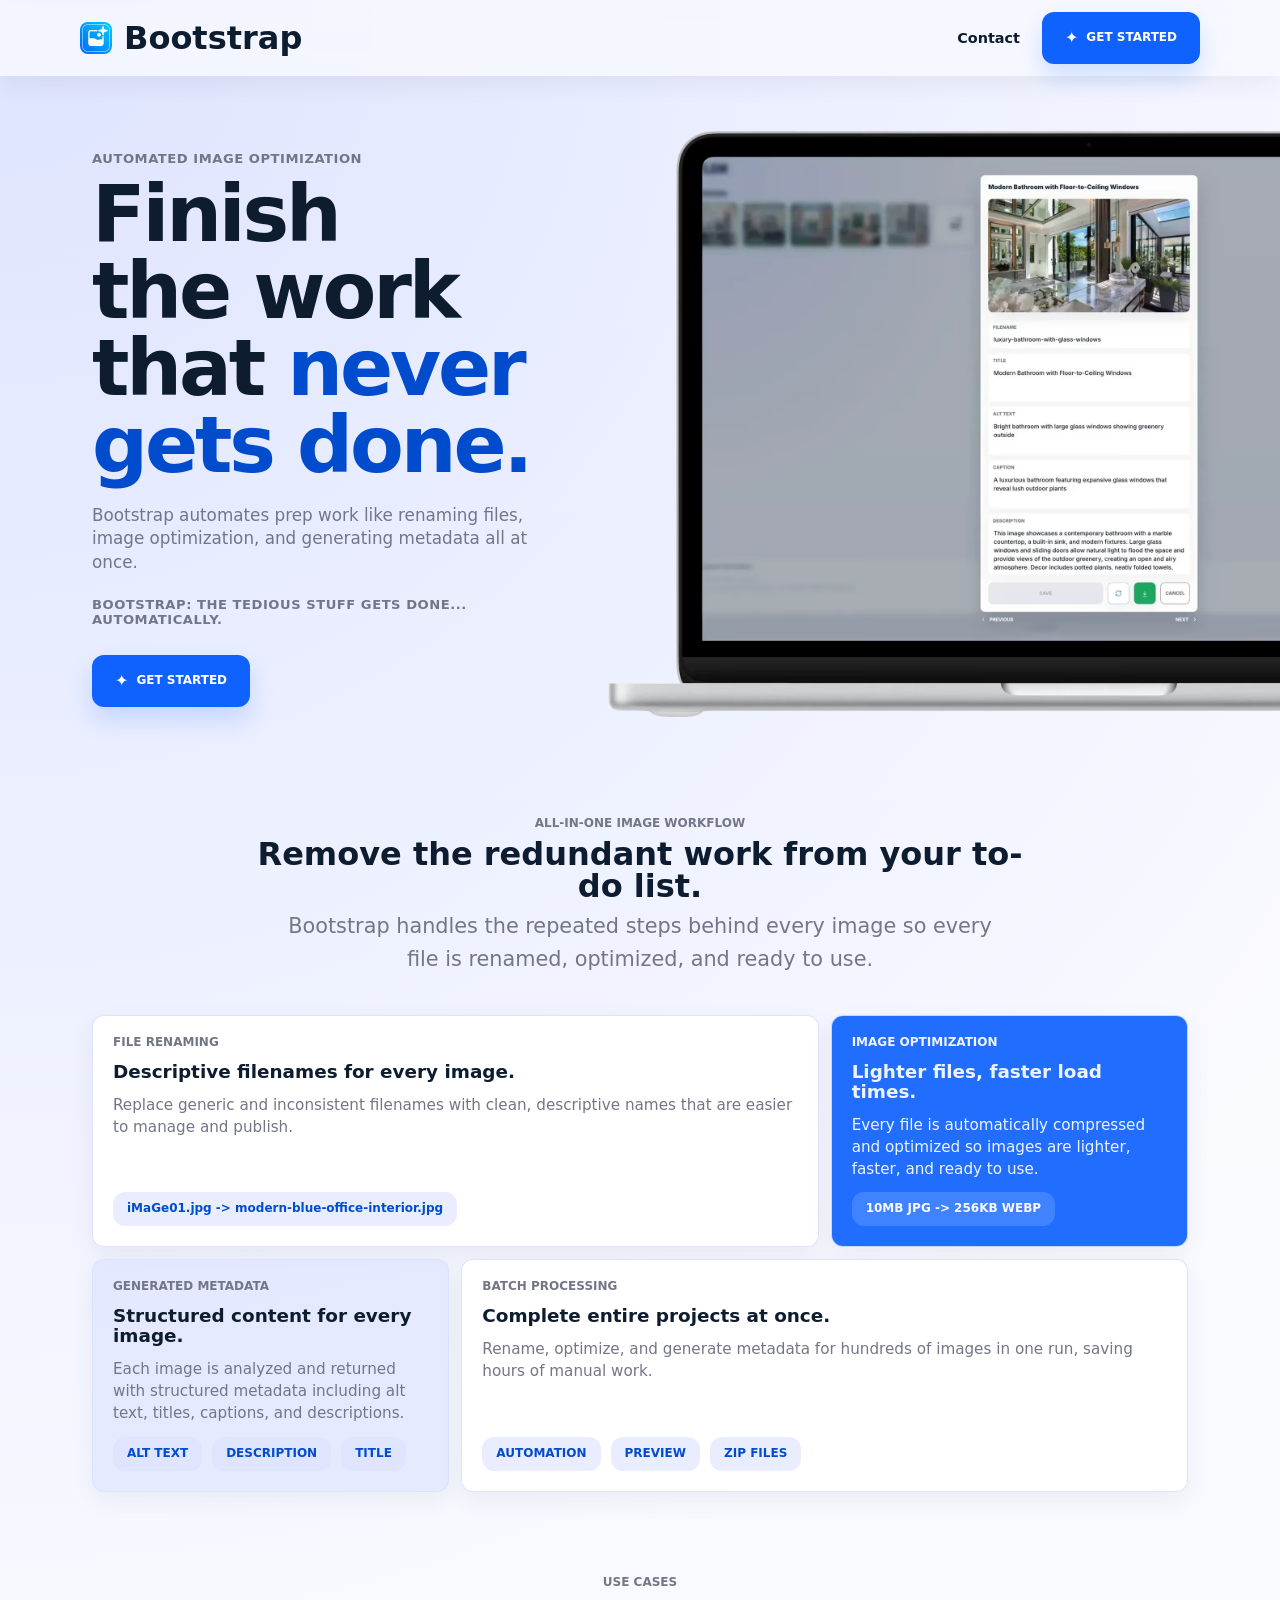
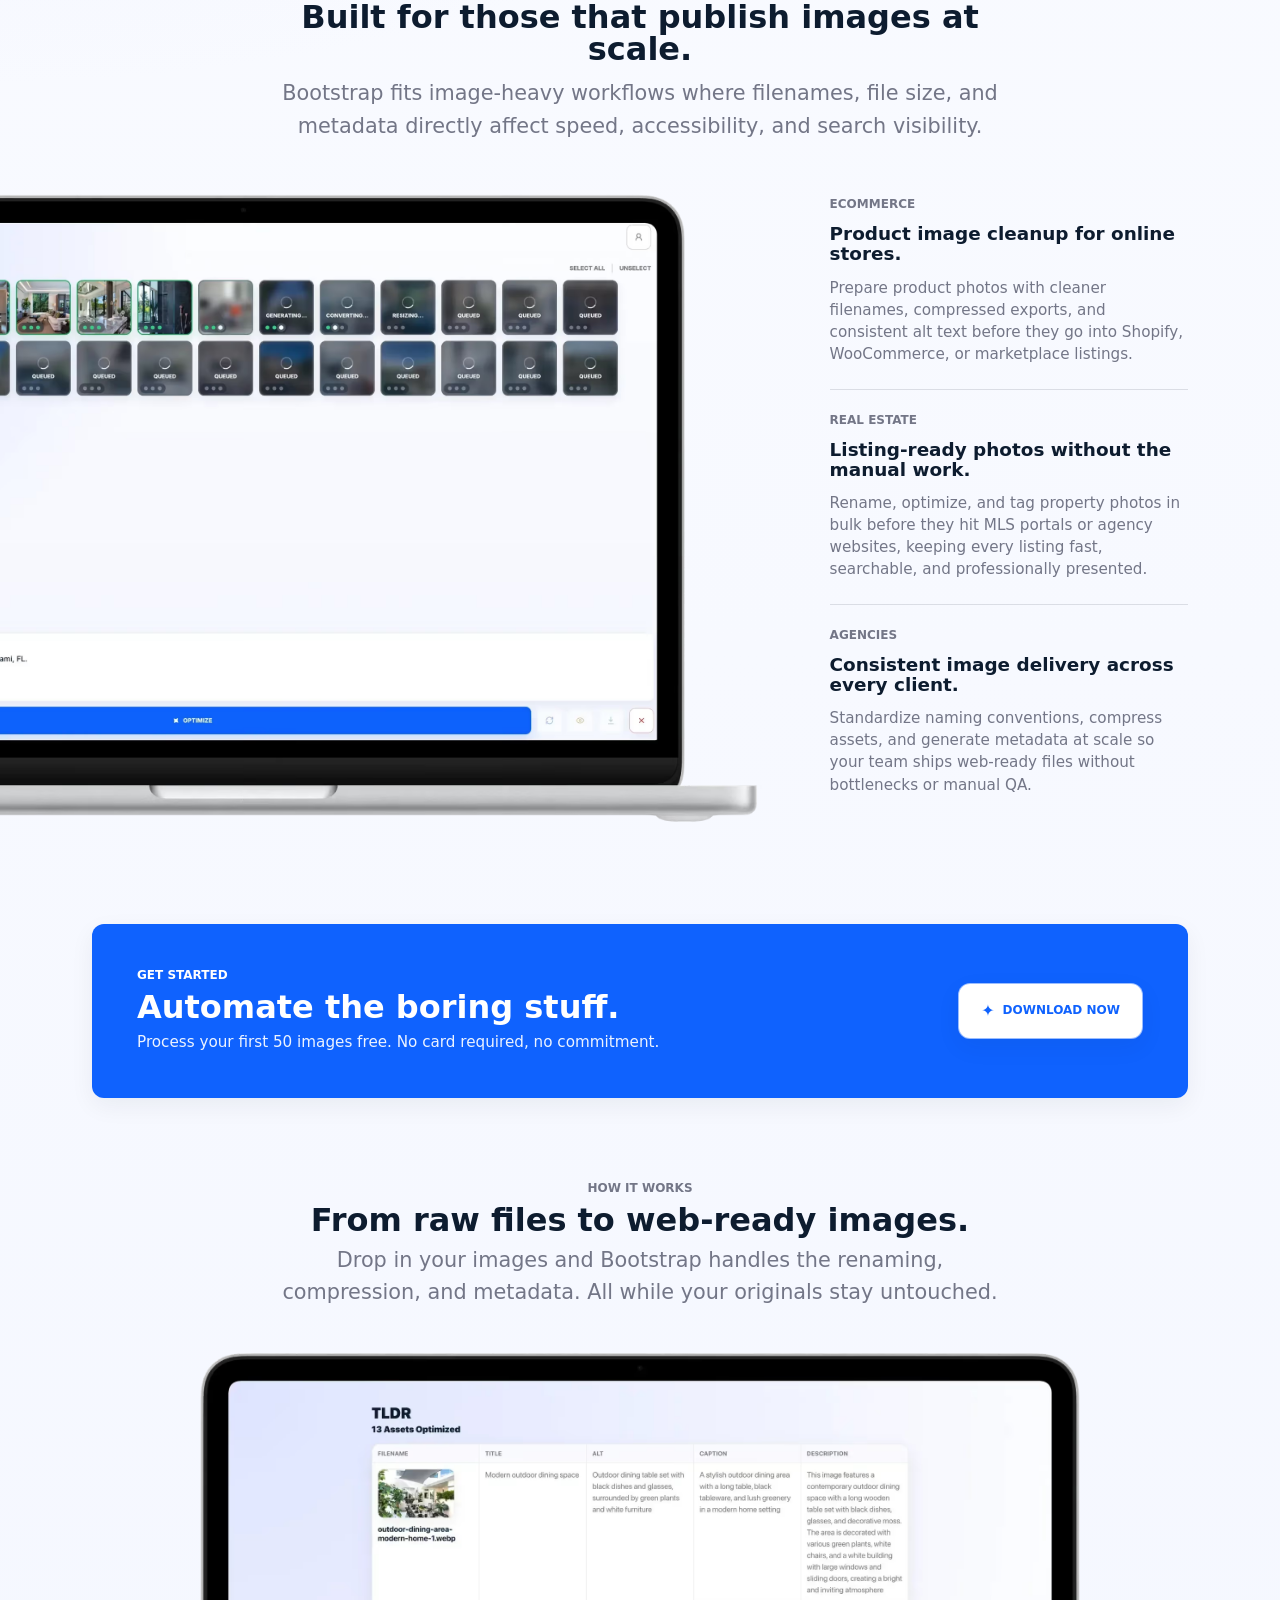
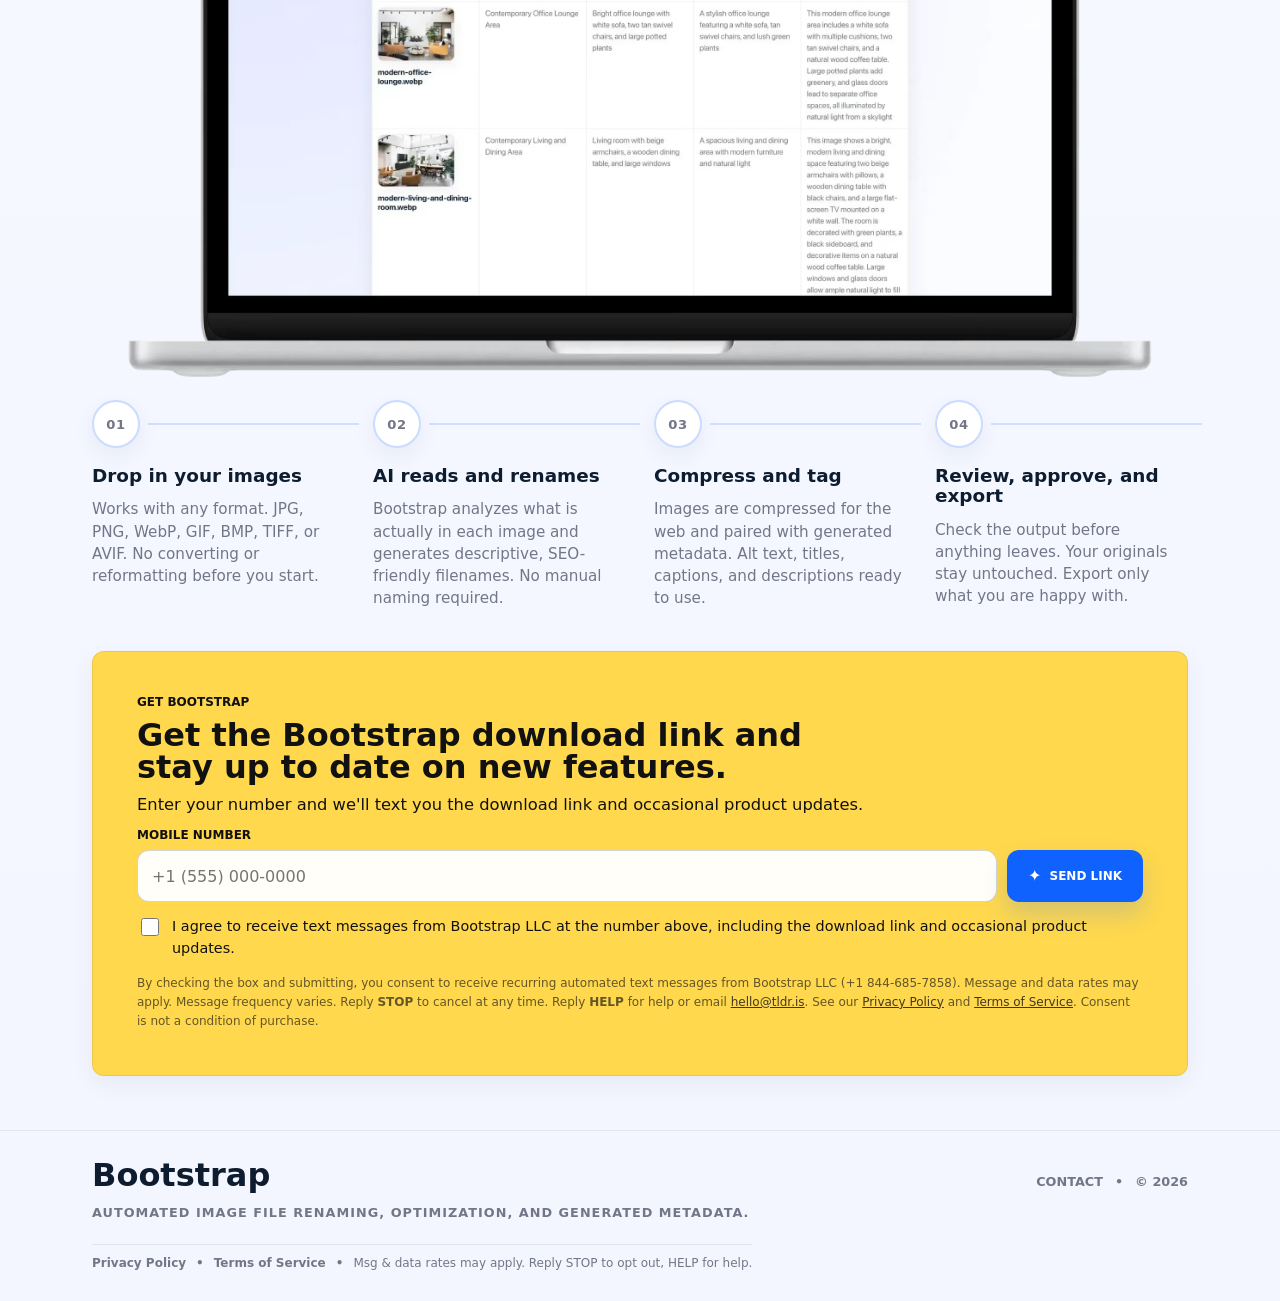
<file: index.html>
<!doctype html>
<html lang="en">
  <head>
    <meta charset="UTF-8" />
    <meta name="viewport" content="width=device-width, initial-scale=1.0" />
    <title>Bootstrap | AI Image Renaming, Optimization, and Metadata</title>
    <meta
      name="description"
      content="Bootstrap is an AI image workflow app for file renaming, image optimization, and generated metadata. Create descriptive filenames, lighter WebP exports, and structured titles, alt text, captions, and descriptions."
    />
    <meta name="author" content="Bootstrap" />
    <meta name="application-name" content="Bootstrap" />
    <meta name="robots" content="index,follow,max-image-preview:large" />
    <meta name="googlebot" content="index,follow,max-image-preview:large,max-snippet:-1,max-video-preview:-1" />
    <meta name="bingbot" content="index,follow,max-image-preview:large,max-snippet:-1,max-video-preview:-1" />
    <meta name="theme-color" content="#f8f9ff" />
    <meta name="referrer" content="strict-origin-when-cross-origin" />
    <link rel="canonical" href="https://tldr.is/" />
    <link rel="manifest" href="/site.webmanifest" />
    <link rel="alternate" type="text/markdown" href="https://tldr.is/llms.txt" title="LLMs.txt for Bootstrap" />
    <link rel="icon" type="image/avif" href="./assets/icons/icon-64.avif" sizes="64x64" />
    <link rel="icon" type="image/png" href="./assets/icons/icon-64.png" sizes="64x64" />
    <link
      rel="preload"
      as="image"
      href="./assets/images/laptop-screen-with-preview-modal.avif"
      type="image/avif"
      fetchpriority="high"
    />
    <meta property="og:type" content="website" />
    <meta property="og:site_name" content="Bootstrap" />
    <meta property="og:title" content="Bootstrap | AI Image Renaming, Optimization, and Metadata" />
    <meta
      property="og:description"
      content="Rename images, optimize files, and generate structured metadata in one AI-powered desktop workflow."
    />
    <meta property="og:url" content="https://tldr.is/" />
    <meta property="og:locale" content="en_US" />
    <meta property="og:image:type" content="image/webp" />
    <meta property="og:image:width" content="1192" />
    <meta property="og:image:height" content="768" />
    <meta property="og:image" content="https://tldr.is/assets/images/laptop-screen-asset-list.webp" />
    <meta
      property="og:image:alt"
      content="Bootstrap shown on a laptop with 13 optimized image assets and generated filename, title, alt text, caption, and description columns"
    />
    <meta name="twitter:card" content="summary_large_image" />
    <meta name="twitter:title" content="Bootstrap | AI Image Renaming, Optimization, and Metadata" />
    <meta
      name="twitter:description"
      content="Rename images, optimize files, and generate structured metadata in one AI-powered desktop workflow."
    />
    <meta name="twitter:image" content="https://tldr.is/assets/images/laptop-screen-asset-list.webp" />
    <meta
      name="twitter:image:alt"
      content="Bootstrap shown on a laptop with 13 optimized image assets and generated filename, title, alt text, caption, and description columns"
    />
    <script type="application/ld+json">
      {
        "@context": "https://schema.org",
        "@graph": [
          {
            "@type": "WebSite",
            "@id": "https://tldr.is/#website",
            "name": "Bootstrap",
            "url": "https://tldr.is/",
            "description": "Bootstrap is a desktop app for AI image file renaming, optimization, and generated metadata.",
            "inLanguage": "en-US",
            "publisher": {
              "@id": "https://tldr.is/#organization"
            },
            "potentialAction": {
              "@type": "ReadAction",
              "target": "https://tldr.is/"
            }
          },
          {
            "@type": "Organization",
            "@id": "https://tldr.is/#organization",
            "name": "Bootstrap",
            "url": "https://tldr.is/",
            "email": "hello@tldr.is",
            "logo": {
              "@type": "ImageObject",
              "url": "https://tldr.is/assets/icons/icon-64.png"
            }
          },
          {
            "@type": "WebPage",
            "@id": "https://tldr.is/#webpage",
            "url": "https://tldr.is/",
            "name": "Bootstrap | AI Image Renaming, Optimization, and Metadata",
            "isPartOf": {
              "@id": "https://tldr.is/#website"
            },
            "about": {
              "@id": "https://tldr.is/#software"
            },
            "description": "Bootstrap helps teams rename images, optimize files, and generate structured metadata from one AI-powered desktop workflow.",
            "breadcrumb": {
              "@id": "https://tldr.is/#breadcrumb"
            },
            "primaryImageOfPage": {
              "@type": "ImageObject",
              "url": "https://tldr.is/assets/images/laptop-screen-asset-list.webp"
            }
          },
          {
            "@type": "BreadcrumbList",
            "@id": "https://tldr.is/#breadcrumb",
            "itemListElement": [
              {
                "@type": "ListItem",
                "position": 1,
                "name": "Home",
                "item": "https://tldr.is/"
              }
            ]
          },
          {
            "@type": "SoftwareApplication",
            "@id": "https://tldr.is/#software",
            "name": "Bootstrap",
            "applicationCategory": "BusinessApplication",
            "applicationSubCategory": "Image workflow automation",
            "operatingSystem": "macOS, Windows",
            "url": "https://tldr.is/",
            "sameAs": "https://tldr.is/",
            "publisher": {
              "@id": "https://tldr.is/#organization"
            },
            "image": {
              "@type": "ImageObject",
              "url": "https://tldr.is/assets/images/laptop-screen-asset-list.webp",
              "caption": "Bootstrap preview page showing optimized image assets and generated metadata"
            },
            "description": "Bootstrap automates image preparation work including file renaming, image optimization, generated metadata, preview, and batch export.",
            "featureList": [
              "AI image file renaming",
              "Generated titles, alt text, captions, and descriptions",
              "Image optimization",
              "Optimized WebP exports",
              "Batch workflow processing",
              "Preview before export"
            ]
          }
        ]
      }
    </script>
    <link
      rel="preload"
      href="./website.css"
      as="style"
      onload="this.onload=null;this.rel='stylesheet'"
    />
    <noscript><link rel="stylesheet" href="./website.css" /></noscript>
    <script>
      (function(w,d,s,l,i){w[l]=w[l]||[];w[l].push({'gtm.start':
      new Date().getTime(),event:'gtm.js'});var f=d.getElementsByTagName(s)[0],
      j=d.createElement(s),dl=l!='dataLayer'?'&l='+l:'';j.async=true;j.src=
      'https://www.googletagmanager.com/gtm.js?id='+i+dl;f.parentNode.insertBefore(j,f);
      })(window,document,'script','dataLayer','GTM-NB5PBRTC');
    </script>
    <script src="./site.js" defer></script>
  </head>
  <body id="top">
    <noscript><iframe src="https://www.googletagmanager.com/ns.html?id=GTM-NB5PBRTC" height="0" width="0" style="display:none;visibility:hidden"></iframe></noscript>
    <a class="skipLink" href="#main-content">Skip to content</a>
    <header>
      <nav class="marketingNav" aria-label="Primary site navigation">
        <div class="marketingNavInner">
          <a class="marketingBrandRow" href="#top" aria-label="Bootstrap home" aria-current="page">
            <span class="marketingIcon" aria-hidden="true"></span>
            <span class="brand marketingBrand">Bootstrap</span>
          </a>
          <div class="marketingNavRight">
            <div class="marketingNavLinks" aria-label="Primary site links">
            <a class="marketingNavLink" href="/contact/">Contact</a>
            </div>
            <div class="marketingNavActions">
              <a class="primaryAction" href="#one-last-thing">
                <span class="iconGlyph" aria-hidden="true">✦</span>
                <span>Get Started</span>
              </a>
            </div>
          </div>
        </div>
      </nav>
    </header>
    <main id="main-content" class="marketingShell">
      <section
        class="heroSection"
        id="ai-image-automation"
        aria-labelledby="hero-section-title"
        aria-describedby="hero-section-description"
      >
        <div class="heroSectionGrid">
          <article class="heroSectionCopy">
            <div class="heroSectionIntro">
              <span class="fieldLabel">Automated Image Optimization</span>
              <h1 id="hero-section-title" class="heroSectionTitle">
                Finish the work that <span class="heroSectionTitleAccent">never gets done.</span>
              </h1>
            </div>
            <p id="hero-section-description" class="heroSectionText">
              Bootstrap automates prep work like renaming files, image optimization, and generating metadata all at once.
            </p>
            <span class="fieldLabel heroSectionLabelLine">Bootstrap: the tedious stuff gets done... automatically.</span>
            <div class="heroActions">
              <a
                class="primaryAction"
                href="#one-last-thing"
                aria-label="Scroll to the One Last Thing section"
              >
                <span class="iconGlyph" aria-hidden="true">✦</span>
                <span>Get Started</span>
              </a>
            </div>
          </article>
    
          <figure class="heroSectionMedia">
            <div class="heroSectionFrame">
              <picture>
                <source
                  srcset="./assets/images/laptop-screen-with-preview-modal.avif"
                  type="image/avif"
                />
                <img
                  src="./assets/images/laptop-screen-with-preview-modal.webp"
                  alt="Bootstrap shown on a laptop with the metadata preview modal open over queued image assets"
                  width="1276"
                  height="768"
                  loading="eager"
                  decoding="async"
                  fetchpriority="high"
                />
              </picture>
            </div>
            <figcaption hidden>Bootstrap desktop app preview showing AI-generated image metadata for a sample interior photo.</figcaption>
          </figure>
        </div>
      </section>
    
      <section
        class="marketingSection imageWorkflowSection"
        id="image-workflow-automation"
        aria-labelledby="image-workflow-title"
        aria-describedby="image-workflow-description"
      >
        <header class="sectionHeader sectionHeaderCentered">
          <span class="fieldLabel">All-In-One Image Workflow</span>
          <h2 id="image-workflow-title" class="sectionTitle">Remove the redundant work from your to-do list.</h2>
          <p id="image-workflow-description" class="sectionText">
            Bootstrap handles the repeated steps behind every image so every file is renamed, optimized, and ready to use.
          </p>
        </header>
    
        <div class="imageWorkflowGrid" aria-label="Bootstrap feature highlights">
          <article
            class="featureCard imageWorkflowCard imageWorkflowCardWide imageWorkflowCardLight"
            aria-labelledby="feature-file-renaming-title"
            aria-describedby="feature-file-renaming-description"
          >
            <header class="imageWorkflowCardHeader">
              <span class="fieldLabel">File Renaming</span>
              <h3 id="feature-file-renaming-title" class="featureTitle">Descriptive filenames for every image.</h3>
              <p id="feature-file-renaming-description" class="featureText">
                Replace generic and inconsistent filenames with clean, descriptive names that are easier to manage and
                publish.
              </p>
            </header>
            <ul class="imageWorkflowChipRow" aria-label="Filename example">
              <li><span class="imageWorkflowChip imageWorkflowChipLiteral">iMaGe01.jpg -> modern-blue-office-interior.jpg</span></li>
            </ul>
          </article>
    
          <article
            class="featureCard imageWorkflowCard imageWorkflowCardTall imageWorkflowCardPrimary"
            aria-labelledby="feature-image-optimization-title"
            aria-describedby="feature-image-optimization-description"
          >
            <header class="imageWorkflowCardHeader">
              <span class="fieldLabel">Image Optimization</span>
              <h3 id="feature-image-optimization-title" class="featureTitle">Lighter files, faster load times.</h3>
              <p id="feature-image-optimization-description" class="featureText">
                Every file is automatically compressed and optimized so images are lighter, faster, and ready to use.
              </p>
            </header>
            <ul class="imageWorkflowChipRow" aria-label="Optimization example">
              <li><span class="imageWorkflowChip">10MB JPG -> 256KB WEBP</span></li>
            </ul>
          </article>
    
          <article
            class="featureCard imageWorkflowCard imageWorkflowCardCompact imageWorkflowCardSoft"
            aria-labelledby="feature-generated-metadata-title"
            aria-describedby="feature-generated-metadata-description"
          >
            <header class="imageWorkflowCardHeader">
              <span class="fieldLabel">Generated Metadata</span>
              <h3 id="feature-generated-metadata-title" class="featureTitle">Structured content for every image.</h3>
              <p id="feature-generated-metadata-description" class="featureText">
                Each image is analyzed and returned with structured metadata including alt text, titles, captions, and
                descriptions.
              </p>
            </header>
            <ul class="imageWorkflowChipRow" aria-label="Metadata fields">
              <li><span class="imageWorkflowChip">Alt Text</span></li>
              <li><span class="imageWorkflowChip">Description</span></li>
              <li><span class="imageWorkflowChip">Title</span></li>
            </ul>
          </article>
    
          <article
            class="featureCard imageWorkflowCard imageWorkflowCardFlow sectionPanel"
            aria-labelledby="feature-batch-processing-title"
            aria-describedby="feature-batch-processing-description"
          >
            <header class="imageWorkflowCardHeader">
              <span class="fieldLabel">Batch Processing</span>
              <h3 id="feature-batch-processing-title" class="featureTitle">Complete entire projects at once.</h3>
              <p id="feature-batch-processing-description" class="featureText">
                Rename, optimize, and generate metadata for hundreds of images in one run, saving hours of manual work.
              </p>
            </header>
            <ul class="imageWorkflowChipRow" aria-label="Batch processing features">
              <li><span class="imageWorkflowChip">Automation</span></li>
              <li><span class="imageWorkflowChip">Preview</span></li>
              <li><span class="imageWorkflowChip">Zip Files</span></li>
            </ul>
          </article>
        </div>
      </section>
    
      <section
        class="marketingSection useCaseSection"
        id="image-workflow-use-cases"
        aria-labelledby="use-cases-title"
        aria-describedby="use-cases-description"
      >
        <header class="sectionHeader sectionHeaderCentered">
          <span class="fieldLabel">Use Cases</span>
          <h2 id="use-cases-title" class="sectionTitle">Built for those that publish images at scale.</h2>
          <p id="use-cases-description" class="sectionText">
            Bootstrap fits image-heavy workflows where filenames, file size, and metadata directly affect speed,
            accessibility, and search visibility.
          </p>
        </header>
    
        <div class="useCaseLayout">
          <figure class="useCaseMedia">
            <div class="useCaseFrame">
              <picture>
                <source
                  srcset="./assets/images/laptop-screen-with-asset-management-interface.avif"
                  type="image/avif"
                />
                <img
                  src="./assets/images/laptop-screen-with-asset-management-interface.webp"
                  alt="Bootstrap dashboard displayed on a laptop while image processing and optimization tasks are queued"
                  width="1276"
                  height="768"
                  loading="lazy"
                  decoding="async"
                />
              </picture>
            </div>
          </figure>
    
          <div class="useCaseList" aria-label="Bootstrap use cases">
            <article class="useCaseItem" aria-labelledby="use-case-ecommerce-name">
              <span class="fieldLabel" id="use-case-ecommerce-name">Ecommerce</span>
              <p class="useCaseTitle">Product image cleanup for online stores.</p>
              <p class="useCaseBody">
                Prepare product photos with cleaner filenames, compressed exports, and consistent alt text before they
                go into Shopify, WooCommerce, or marketplace listings.
              </p>
            </article>
    
            <article class="useCaseItem" aria-labelledby="use-case-real-estate-name">
              <span class="fieldLabel" id="use-case-real-estate-name">Real Estate</span>
              <p class="useCaseTitle">Listing-ready photos without the manual work.</p>
              <p class="useCaseBody">
                Rename, optimize, and tag property photos in bulk before they hit MLS portals or agency websites,
                keeping every listing fast, searchable, and professionally presented.
              </p>
            </article>
    
            <article class="useCaseItem" aria-labelledby="use-case-agencies-name">
              <span class="fieldLabel" id="use-case-agencies-name">Agencies</span>
              <p class="useCaseTitle">Consistent image delivery across every client.</p>
              <p class="useCaseBody">
                Standardize naming conventions, compress assets, and generate metadata at scale so your team ships
                web-ready files without bottlenecks or manual QA.
              </p>
            </article>
          </div>
        </div>
      </section>
    
      <section
        class="marketingSection automationCtaSection"
        id="automation-trial-cta"
        aria-labelledby="automation-cta-title"
        aria-describedby="automation-cta-description"
      >
        <div class="automationCtaPanel">
          <header class="sectionHeader automationCtaCopy">
            <span class="fieldLabel">Get Started</span>
            <h2 id="automation-cta-title" class="sectionTitle automationCtaTitle">Automate the boring stuff.</h2>
            <p id="automation-cta-description" class="automationCtaText">
              Process your first 50 images free. No card required, no commitment.
            </p>
          </header>
          <div class="automationCtaActions">
            <a
              class="primaryAction"
              href="#one-last-thing"
              aria-label="Scroll to the One Last Thing section"
            >
              <span class="iconGlyph" aria-hidden="true">✦</span>
              <span>Download Now</span>
            </a>
          </div>
        </div>
      </section>
    
      <section
        class="marketingSection"
        id="image-workflow-process"
        aria-labelledby="workflow-title"
        aria-describedby="workflow-description"
      >
        <header class="sectionHeader sectionHeaderCentered">
          <span class="fieldLabel">How It Works</span>
          <h2 id="workflow-title" class="sectionTitle">From raw files to web-ready images.</h2>
          <p id="workflow-description" class="sectionText">
            Drop in your images and Bootstrap handles the renaming, compression, and metadata. All while your originals
            stay untouched.
          </p>
        </header>
    
        <figure class="automationCtaMedia">
          <picture>
            <source srcset="./assets/images/laptop-screen-asset-list.avif" type="image/avif" />
            <img
              src="./assets/images/laptop-screen-asset-list.webp"
              alt="Bootstrap shown on a laptop with 13 optimized image assets and generated filename, title, alt text, caption, and description columns"
              width="1192"
              height="768"
              loading="lazy"
              decoding="async"
            />
          </picture>
        </figure>
    
        <div class="workflowTimeline" aria-label="Bootstrap workflow steps">
          <article class="workflowItem" aria-labelledby="workflow-step-1-title">
            <div class="workflowMarker" aria-hidden="true">
              <span class="workflowDot">01</span>
            </div>
            <div class="workflowContent">
              <h3 id="workflow-step-1-title" class="featureTitle">Drop in your images</h3>
              <p class="featureText">
                Works with any format. JPG, PNG, WebP, GIF, BMP, TIFF, or AVIF. No converting or reformatting before
                you start.
              </p>
            </div>
          </article>
    
          <article class="workflowItem" aria-labelledby="workflow-step-2-title">
            <div class="workflowMarker" aria-hidden="true">
              <span class="workflowDot">02</span>
            </div>
            <div class="workflowContent">
              <h3 id="workflow-step-2-title" class="featureTitle">AI reads and renames</h3>
              <p class="featureText">
                Bootstrap analyzes what is actually in each image and generates descriptive, SEO-friendly filenames. No
                manual naming required.
              </p>
            </div>
          </article>
    
          <article class="workflowItem" aria-labelledby="workflow-step-3-title">
            <div class="workflowMarker" aria-hidden="true">
              <span class="workflowDot">03</span>
            </div>
            <div class="workflowContent">
              <h3 id="workflow-step-3-title" class="featureTitle">Compress and tag</h3>
              <p class="featureText">
                Images are compressed for the web and paired with generated metadata. Alt text, titles, captions, and
                descriptions ready to use.
              </p>
            </div>
          </article>
    
          <article class="workflowItem" aria-labelledby="workflow-step-4-title">
            <div class="workflowMarker" aria-hidden="true">
              <span class="workflowDot">04</span>
            </div>
            <div class="workflowContent">
              <h3 id="workflow-step-4-title" class="featureTitle">Review, approve, and export</h3>
              <p class="featureText">
                Check the output before anything leaves. Your originals stay untouched. Export only what you are happy
                with.
              </p>
            </div>
          </article>
        </div>
      </section>
    
        <section
        class="marketingSection closingBanner"
        id="one-last-thing"
        aria-labelledby="sms-form-title"
      >
        <div class="closingBannerPanel smsFormPanel">
          <span class="fieldLabel">Get Bootstrap</span>
          <h2 id="sms-form-title" class="sectionTitle closingBannerTitle">
            Get the Bootstrap download link and stay up to date on new features.
          </h2>
          <p class="closingBannerText">
            Enter your number and we'll text you the download link and occasional product updates.
          </p>
          <form
            class="smsOptInForm"
            id="sms-optin-form"
            action="mailto:hello@tldr.is"
            method="get"
            enctype="text/plain"
            novalidate
          >
            <div class="smsFormFields">
              <label class="smsPhoneLabel" for="sms-phone">
                <span class="smsPhoneLabelText">Mobile Number</span>
                <input
                  id="sms-phone"
                  class="smsPhoneInput"
                  type="tel"
                  name="phone"
                  placeholder="+1 (555) 000-0000"
                  autocomplete="tel"
                  inputmode="tel"
                  required
                />
              </label>
              <button class="primaryAction smsSubmitButton" type="submit">
                <span class="iconGlyph" aria-hidden="true">✦</span>
                <span>Send Link</span>
              </button>
            </div>
            <label class="smsConsentLabel" for="sms-consent">
              <input
                id="sms-consent"
                class="smsConsentCheckbox"
                type="checkbox"
                name="consent"
                required
              />
              <span class="smsConsentText">
                I agree to receive text messages from Bootstrap LLC at the number above,
                including the download link and occasional product updates.
              </span>
            </label>
            <p class="smsLegalText" id="sms-legal">
              By checking the box and submitting, you consent to receive recurring automated
              text messages from Bootstrap LLC (+1&nbsp;844-685-7858). Message and data rates may apply.
              Message frequency varies. Reply <strong>STOP</strong> to cancel at any time.
              Reply <strong>HELP</strong> for help or email
              <a href="mailto:hello@tldr.is">hello@tldr.is</a>.
              See our <a href="/privacy/">Privacy Policy</a> and
              <a href="/terms/">Terms of Service</a>.
              Consent is not a condition of purchase.
            </p>
            <p class="smsSuccessText" id="sms-success" hidden aria-live="polite">
              ✓ Thanks — check your phone for the download link.
            </p>
          </form>
        </div>
      </section>
    </main>
    
    <footer class="marketingFooter" aria-labelledby="footer-title">
      <div class="footerShell">
        <div class="siteFooterRow siteFooterBody">
          <div class="siteFooterTopRow">
            <p id="footer-title" class="brand marketingBrand">Bootstrap</p>
            <div class="siteFooterMetaRow">
              <div class="footerLinks">
                <a class="footerLink" href="/contact/">Contact</a>
              </div>
              <span class="siteFooterMetaSeparator" aria-hidden="true">•</span>
              <p class="footerCopyright">© <span data-current-year>2026</span></p>
            </div>
          </div>
          <p class="footerMeta">Automated image file renaming, optimization, and generated metadata.</p>
          <div class="footerLegal">
            <a class="footerLegalLink" href="/privacy/">Privacy Policy</a>
            <span class="siteFooterMetaSeparator" aria-hidden="true">•</span>
            <a class="footerLegalLink" href="/terms/">Terms of Service</a>
            <span class="siteFooterMetaSeparator" aria-hidden="true">•</span>
            <span class="footerLegalText">Msg &amp; data rates may apply. Reply STOP to opt out, HELP for help.</span>
          </div>
        </div>
      </div>
    </footer>
  </body>
</html>
</file>
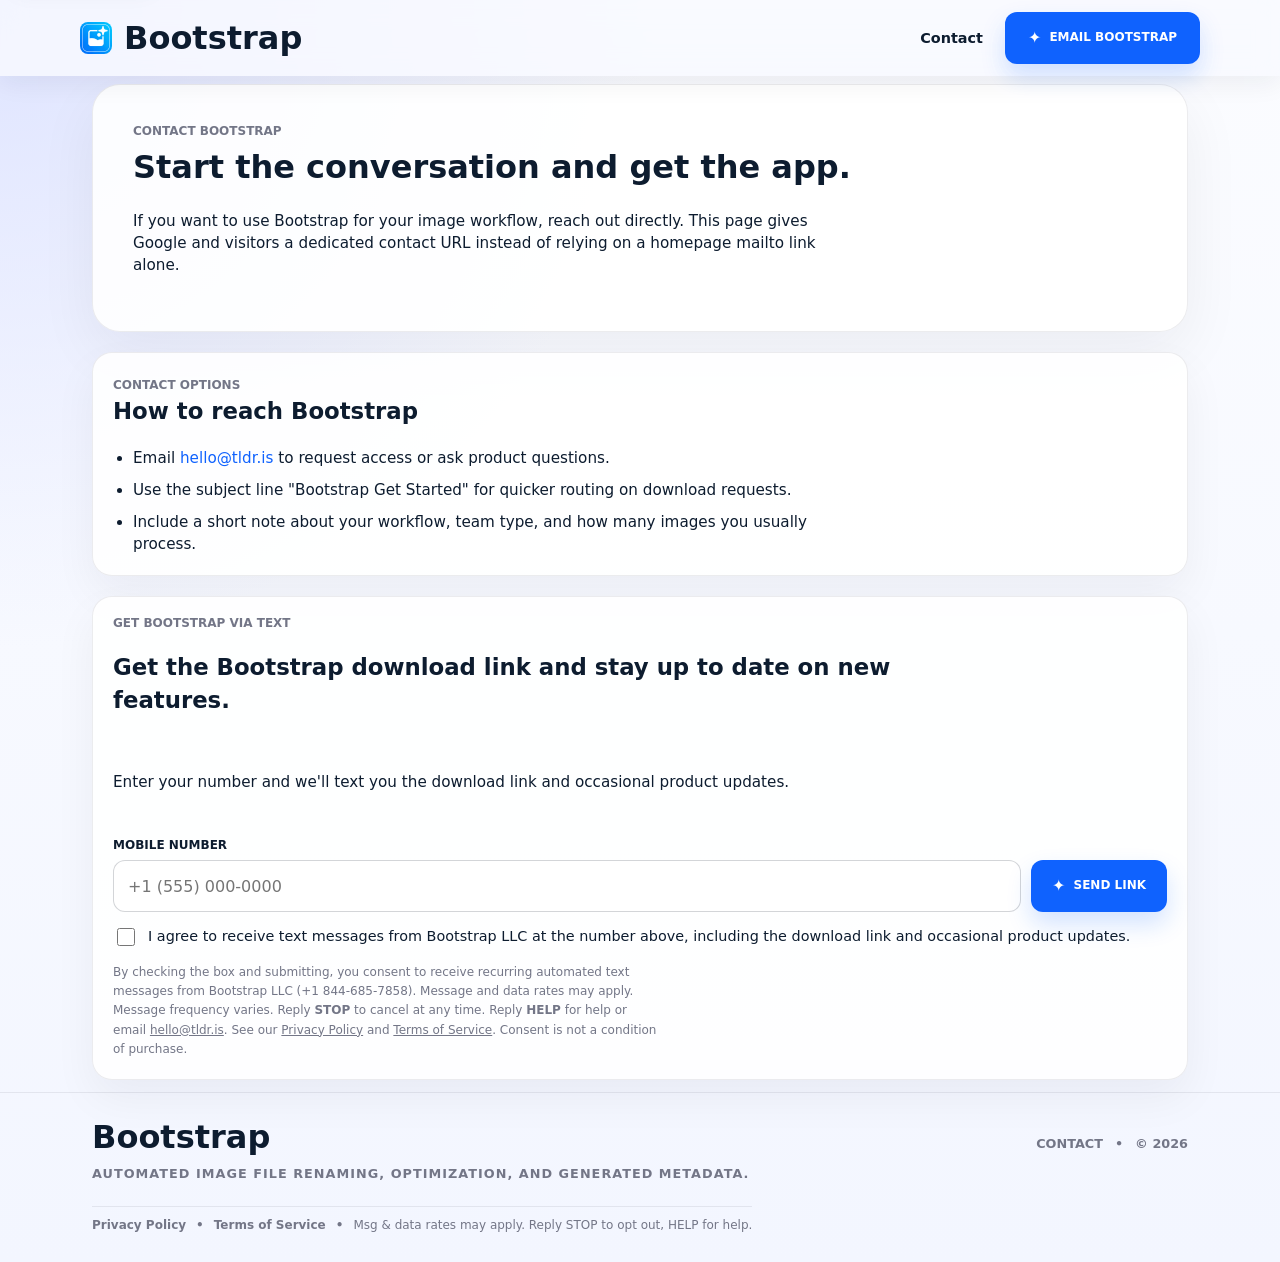
<file: contact/index.html>
<!doctype html>
<html lang="en">
  <head>
    <meta charset="UTF-8" />
    <meta name="viewport" content="width=device-width, initial-scale=1.0" />
    <title>Contact Bootstrap | Start Using the Image Workflow App</title>
    <meta
      name="description"
      content="Contact Bootstrap to get started with AI image renaming, optimization, and metadata generation for your publishing workflow."
    />
    <meta name="author" content="Bootstrap" />
    <meta name="application-name" content="Bootstrap" />
    <meta name="robots" content="index,follow,max-image-preview:large" />
    <meta name="googlebot" content="index,follow,max-image-preview:large,max-snippet:-1,max-video-preview:-1" />
    <meta name="bingbot" content="index,follow,max-image-preview:large,max-snippet:-1,max-video-preview:-1" />
    <meta name="theme-color" content="#f8f9ff" />
    <meta name="referrer" content="strict-origin-when-cross-origin" />
    <link rel="canonical" href="https://tldr.is/contact/" />
    <link rel="manifest" href="/site.webmanifest" />
    <link rel="icon" type="image/avif" href="/assets/icons/icon-64.avif" sizes="64x64" />
    <link rel="icon" type="image/png" href="/assets/icons/icon-64.png" sizes="64x64" />
    <meta property="og:type" content="website" />
    <meta property="og:site_name" content="Bootstrap" />
    <meta property="og:title" content="Contact Bootstrap | Start Using the Image Workflow App" />
    <meta
      property="og:description"
      content="Reach Bootstrap to get started with AI image file renaming, image optimization, and metadata workflows."
    />
    <meta property="og:url" content="https://tldr.is/contact/" />
    <meta property="og:locale" content="en_US" />
    <meta property="og:image:type" content="image/webp" />
    <meta property="og:image" content="https://tldr.is/assets/images/laptop-screen-with-preview-modal.webp" />
    <meta
      property="og:image:alt"
      content="Bootstrap shown on a laptop with the metadata preview modal open over queued image assets"
    />
    <meta name="twitter:card" content="summary_large_image" />
    <meta name="twitter:title" content="Contact Bootstrap | Start Using the Image Workflow App" />
    <meta
      name="twitter:description"
      content="Reach Bootstrap to get started with AI image file renaming, image optimization, and metadata workflows."
    />
    <meta name="twitter:image" content="https://tldr.is/assets/images/laptop-screen-with-preview-modal.webp" />
    <meta
      name="twitter:image:alt"
      content="Bootstrap shown on a laptop with the metadata preview modal open over queued image assets"
    />
    <script type="application/ld+json">
      {
        "@context": "https://schema.org",
        "@graph": [
          {
            "@type": "WebSite",
            "@id": "https://tldr.is/#website",
            "name": "Bootstrap",
            "url": "https://tldr.is/",
            "description": "Bootstrap is a desktop app for AI image file renaming, optimization, and generated metadata.",
            "inLanguage": "en-US",
            "publisher": {
              "@id": "https://tldr.is/#organization"
            }
          },
          {
            "@type": "Organization",
            "@id": "https://tldr.is/#organization",
            "name": "Bootstrap",
            "url": "https://tldr.is/",
            "email": "hello@tldr.is",
            "logo": {
              "@type": "ImageObject",
              "url": "https://tldr.is/assets/icons/icon-64.png"
            }
          },
          {
            "@type": "WebPage",
            "@id": "https://tldr.is/contact/#webpage",
            "url": "https://tldr.is/contact/",
            "name": "Contact Bootstrap",
            "description": "Contact page for Bootstrap image workflow software.",
            "isPartOf": {
              "@id": "https://tldr.is/#website"
            },
            "about": {
              "@id": "https://tldr.is/#software"
            },
            "breadcrumb": {
              "@id": "https://tldr.is/contact/#breadcrumb"
            }
          },
          {
            "@type": "BreadcrumbList",
            "@id": "https://tldr.is/contact/#breadcrumb",
            "itemListElement": [
              {
                "@type": "ListItem",
                "position": 1,
                "name": "Home",
                "item": "https://tldr.is/"
              },
              {
                "@type": "ListItem",
                "position": 2,
                "name": "Contact",
                "item": "https://tldr.is/contact/"
              }
            ]
          },
          {
            "@type": "ContactPage",
            "@id": "https://tldr.is/contact/#contactpage",
            "url": "https://tldr.is/contact/",
            "name": "Contact Bootstrap",
            "description": "Contact page for Bootstrap image workflow software.",
            "about": {
              "@id": "https://tldr.is/#software"
            }
          }
        ]
      }
    </script>
    <link
      rel="preload"
      href="/website.css"
      as="style"
      onload="this.onload=null;this.rel='stylesheet'"
    />
    <noscript><link rel="stylesheet" href="/website.css" /></noscript>
    <script>
      (function(w,d,s,l,i){w[l]=w[l]||[];w[l].push({'gtm.start':
      new Date().getTime(),event:'gtm.js'});var f=d.getElementsByTagName(s)[0],
      j=d.createElement(s),dl=l!='dataLayer'?'&l='+l:'';j.async=true;j.src=
      'https://www.googletagmanager.com/gtm.js?id='+i+dl;f.parentNode.insertBefore(j,f);
      })(window,document,'script','dataLayer','GTM-NB5PBRTC');
    </script>
    <script src="/site.js" defer></script>
  </head>
  <body id="top">
    <noscript><iframe src="https://www.googletagmanager.com/ns.html?id=GTM-NB5PBRTC" height="0" width="0" style="display:none;visibility:hidden"></iframe></noscript>
    <a class="skipLink" href="#main-content">Skip to content</a>
    <header>
      <nav class="marketingNav" aria-label="Primary site navigation">
        <div class="marketingNavInner">
          <a class="marketingBrandRow" href="/" aria-label="Bootstrap home">
            <span class="marketingIcon" aria-hidden="true"></span>
            <span class="brand marketingBrand">Bootstrap</span>
          </a>
          <div class="marketingNavRight">
            <div class="marketingNavLinks" aria-label="Primary site links">
            <a class="marketingNavLink" href="/contact/" aria-current="page">Contact</a>
            </div>
            <div class="marketingNavActions">
              <a class="primaryAction" href="mailto:hello@tldr.is?subject=Bootstrap%20Get%20Started">
                <span class="iconGlyph" aria-hidden="true">✦</span>
                <span>Email Bootstrap</span>
              </a>
            </div>
          </div>
        </div>
      </nav>
    </header>
    <main id="main-content" class="marketingShell contentPage">
      <section class="contentHero" aria-labelledby="contact-title">
        <span class="fieldLabel">Contact Bootstrap</span>
        <h1 id="contact-title" class="sectionTitle">Start the conversation and get the app.</h1>
        <p>
          If you want to use Bootstrap for your image workflow, reach out directly. This page gives Google and visitors a
          dedicated contact URL instead of relying on a homepage mailto link alone.
        </p>
      </section>
    
      <section class="contentSection" aria-labelledby="contact-options-title">
        <span class="fieldLabel">Contact Options</span>
        <h2 id="contact-options-title">How to reach Bootstrap</h2>
        <ul class="contentList">
          <li>Email <a href="mailto:hello@tldr.is">hello@tldr.is</a> to request access or ask product questions.</li>
          <li>Use the subject line "Bootstrap Get Started" for quicker routing on download requests.</li>
          <li>Include a short note about your workflow, team type, and how many images you usually process.</li>
        </ul>
      </section>
    
      <section class="contentSection smsOptIn" aria-labelledby="sms-optin-title">
        <span class="fieldLabel">Get Bootstrap via Text</span>
        <h2 id="sms-optin-title">Get the Bootstrap download link and stay up to date on new features.</h2>
        <p>Enter your number and we'll text you the download link and occasional product updates.</p>
        <form
          class="smsOptInForm smsOptInFormInline"
          id="sms-optin-form-contact"
          action="mailto:hello@tldr.is"
          method="get"
          enctype="text/plain"
          novalidate
        >
          <div class="smsFormFields">
            <label class="smsPhoneLabel" for="sms-phone-contact">
              <span class="smsPhoneLabelText">Mobile Number</span>
              <input
                id="sms-phone-contact"
                class="smsPhoneInput"
                type="tel"
                name="phone"
                placeholder="+1 (555) 000-0000"
                autocomplete="tel"
                inputmode="tel"
                required
              />
            </label>
            <button class="primaryAction smsSubmitButton" type="submit">
              <span class="iconGlyph" aria-hidden="true">✦</span>
              <span>Send Link</span>
            </button>
          </div>
          <label class="smsConsentLabel" for="sms-consent-contact">
            <input
              id="sms-consent-contact"
              class="smsConsentCheckbox"
              type="checkbox"
              name="consent"
              required
            />
            <span class="smsConsentText">
              I agree to receive text messages from Bootstrap LLC at the number above,
              including the download link and occasional product updates.
            </span>
          </label>
          <p class="smsLegalText">
            By checking the box and submitting, you consent to receive recurring automated
            text messages from Bootstrap LLC (+1&nbsp;844-685-7858). Message and data rates may apply.
            Message frequency varies. Reply <strong>STOP</strong> to cancel at any time.
            Reply <strong>HELP</strong> for help or email
            <a href="mailto:hello@tldr.is">hello@tldr.is</a>.
            See our <a href="/privacy/">Privacy Policy</a> and
            <a href="/terms/">Terms of Service</a>.
            Consent is not a condition of purchase.
          </p>
          <p class="smsSuccessText" id="sms-success-contact" hidden aria-live="polite">
            ✓ Thanks — check your phone for the download link.
          </p>
        </form>
      </section>
    
    </main>
    
    <footer class="marketingFooter" aria-labelledby="footer-title">
      <div class="footerShell">
        <div class="siteFooterRow siteFooterBody">
          <div class="siteFooterTopRow">
            <p id="footer-title" class="brand marketingBrand">Bootstrap</p>
            <div class="siteFooterMetaRow">
              <div class="footerLinks">
                <a class="footerLink" href="/contact/" aria-current="page">Contact</a>
              </div>
              <span class="siteFooterMetaSeparator" aria-hidden="true">•</span>
              <p class="footerCopyright">© <span data-current-year>2026</span></p>
            </div>
          </div>
          <p class="footerMeta">Automated image file renaming, optimization, and generated metadata.</p>
          <div class="footerLegal">
            <a class="footerLegalLink" href="/privacy/">Privacy Policy</a>
            <span class="siteFooterMetaSeparator" aria-hidden="true">•</span>
            <a class="footerLegalLink" href="/terms/">Terms of Service</a>
            <span class="siteFooterMetaSeparator" aria-hidden="true">•</span>
            <span class="footerLegalText">Msg &amp; data rates may apply. Reply STOP to opt out, HELP for help.</span>
          </div>
        </div>
      </div>
    </footer>
  </body>
</html>
</file>
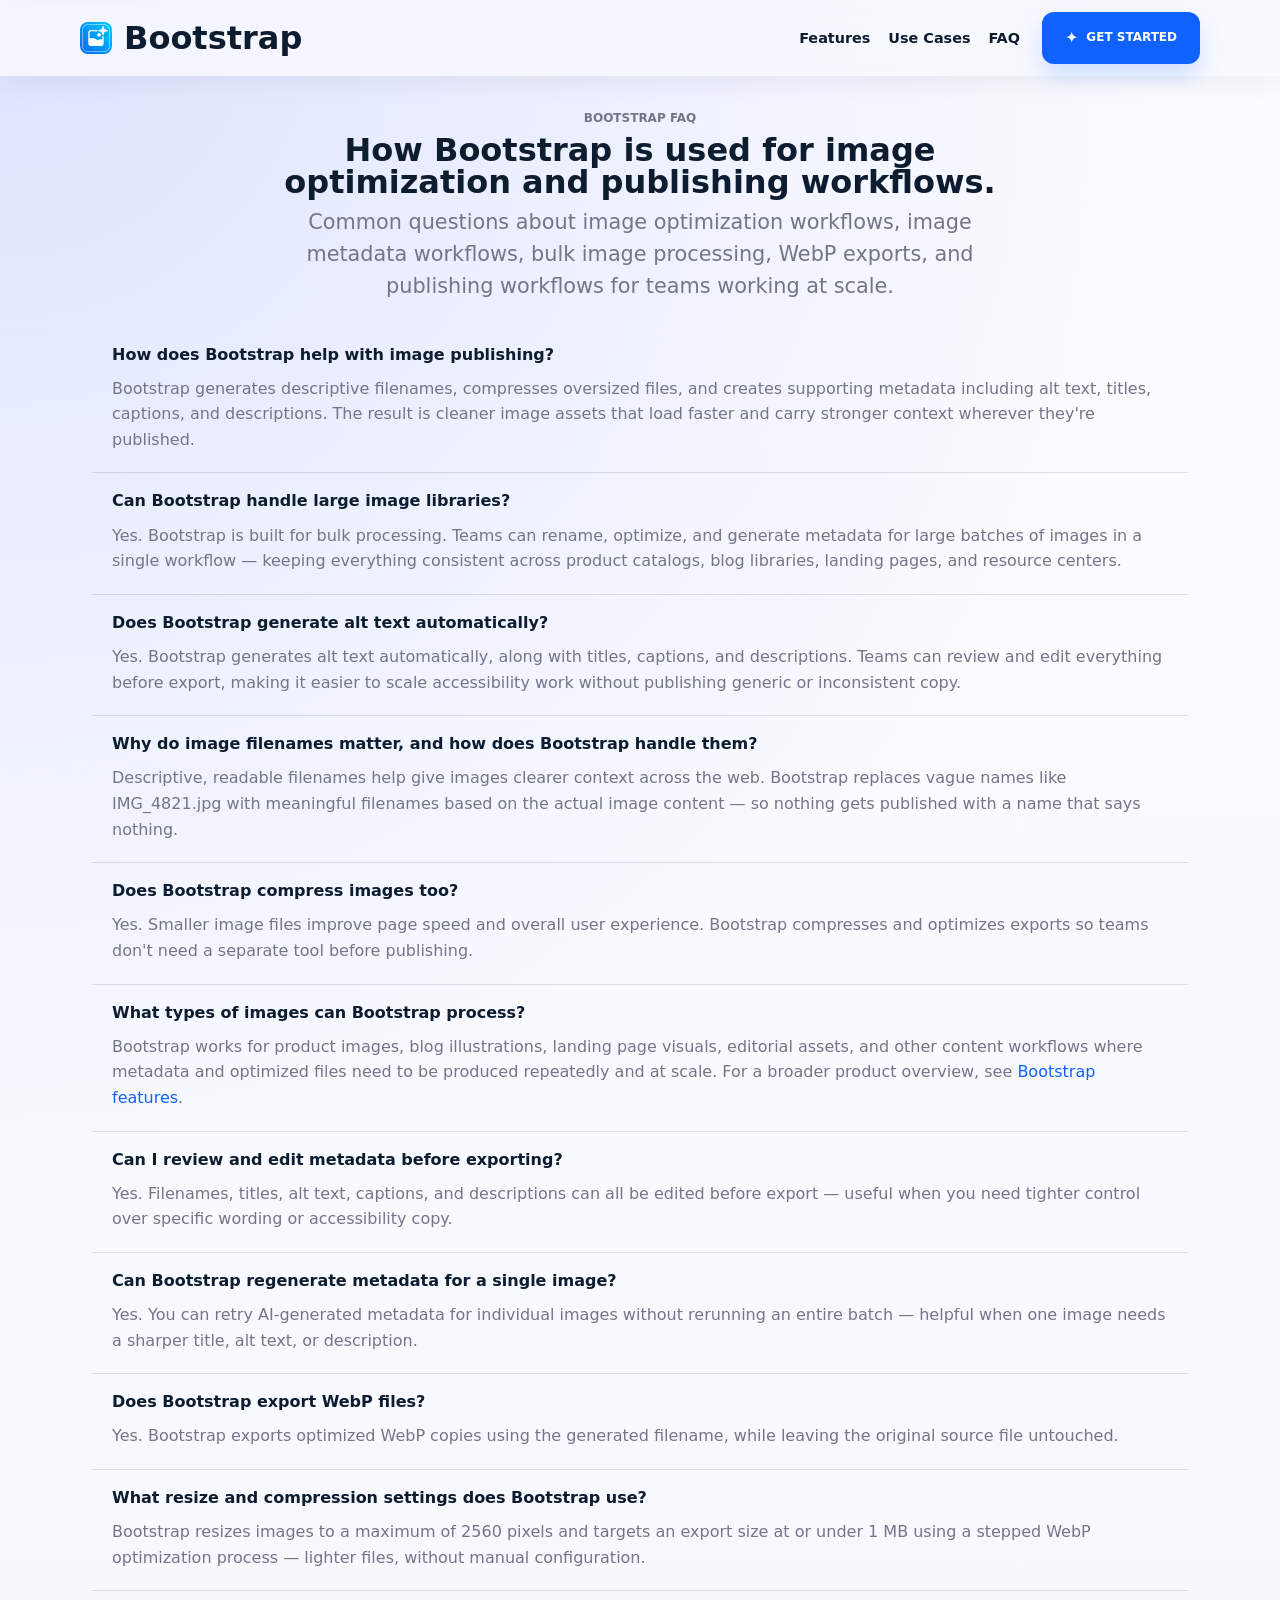
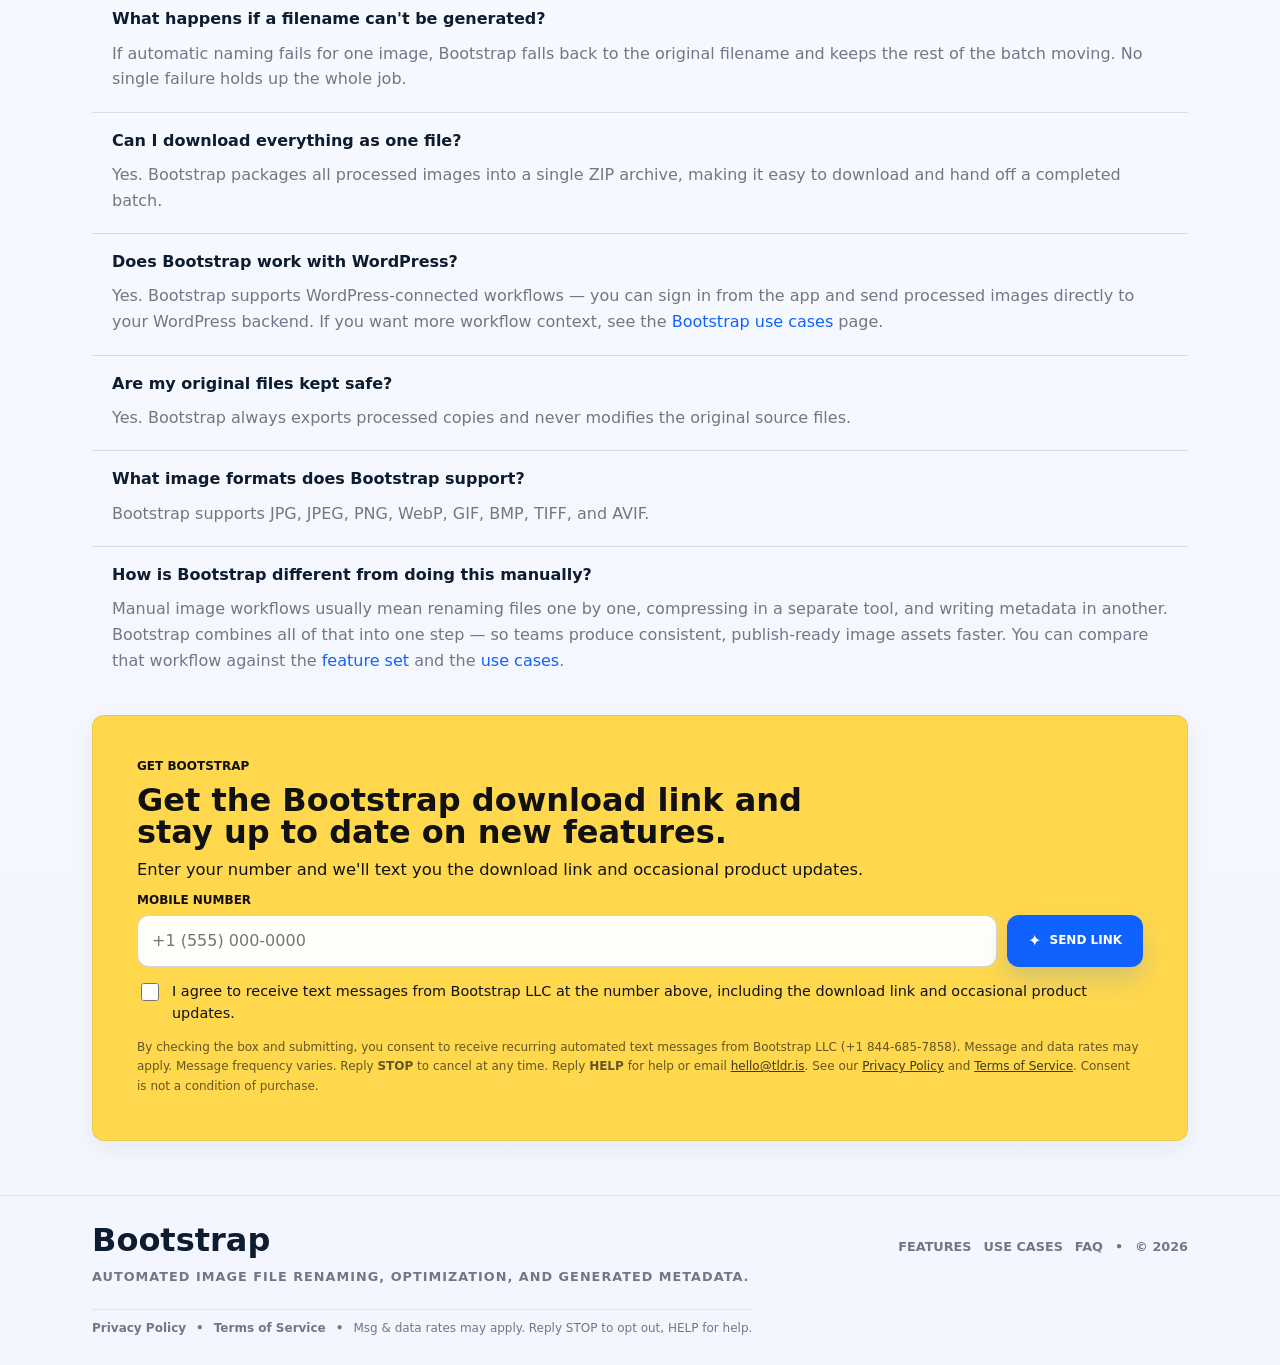
<file: faq/index.html>
<!doctype html>
<html lang="en">
  <head>
    <meta charset="UTF-8" />
    <meta name="viewport" content="width=device-width, initial-scale=1.0" />
    <title>Bootstrap FAQ | Image Optimization, Metadata, WebP Exports, and Publishing Workflows</title>
    <meta
      name="description"
      content="Read the Bootstrap FAQ covering image optimization, metadata generation, WebP exports, WordPress workflows, batch processing, and supported image formats."
    />
    <meta name="author" content="Bootstrap" />
    <meta name="application-name" content="Bootstrap" />
    <meta name="robots" content="index,follow,max-image-preview:large" />
    <meta name="googlebot" content="index,follow,max-image-preview:large,max-snippet:-1,max-video-preview:-1" />
    <meta name="bingbot" content="index,follow,max-image-preview:large,max-snippet:-1,max-video-preview:-1" />
    <meta name="theme-color" content="#f8f9ff" />
    <meta name="referrer" content="strict-origin-when-cross-origin" />
    <link rel="canonical" href="https://tldr.is/faq/" />
    <link rel="manifest" href="/site.webmanifest" />
    <link rel="icon" type="image/avif" href="/assets/icons/icon-64.avif" sizes="64x64" />
    <link rel="icon" type="image/png" href="/assets/icons/icon-64.png" sizes="64x64" />
    <meta property="og:type" content="article" />
    <meta property="og:site_name" content="Bootstrap" />
    <meta property="og:title" content="Bootstrap FAQ | Image Optimization, Metadata, WebP Exports, and Publishing Workflows" />
    <meta
      property="og:description"
      content="Answers to common Bootstrap questions about image optimization, metadata, exports, supported formats, and publishing workflows."
    />
    <meta property="og:url" content="https://tldr.is/faq/" />
    <meta property="og:locale" content="en_US" />
    <meta property="og:image:type" content="image/webp" />
    <meta property="og:image" content="https://tldr.is/assets/images/laptop-screen-with-preview-modal.webp" />
    <meta
      property="og:image:alt"
      content="Bootstrap shown on a laptop with the metadata preview modal open over queued image assets"
    />
    <meta name="twitter:card" content="summary_large_image" />
    <meta name="twitter:title" content="Bootstrap FAQ | Image Optimization, Metadata, WebP Exports, and Publishing Workflows" />
    <meta
      name="twitter:description"
      content="Answers to common Bootstrap questions about image optimization, metadata, exports, supported formats, and publishing workflows."
    />
    <meta name="twitter:image" content="https://tldr.is/assets/images/laptop-screen-with-preview-modal.webp" />
    <meta
      name="twitter:image:alt"
      content="Bootstrap shown on a laptop with the metadata preview modal open over queued image assets"
    />
    <script type="application/ld+json">
      {
        "@context": "https://schema.org",
        "@graph": [
          {
            "@type": "WebSite",
            "@id": "https://tldr.is/#website",
            "name": "Bootstrap",
            "url": "https://tldr.is/",
            "description": "Bootstrap is a desktop app for AI image file renaming, optimization, and generated metadata.",
            "inLanguage": "en-US",
            "publisher": {
              "@id": "https://tldr.is/#organization"
            }
          },
          {
            "@type": "Organization",
            "@id": "https://tldr.is/#organization",
            "name": "Bootstrap",
            "url": "https://tldr.is/",
            "email": "hello@tldr.is",
            "logo": {
              "@type": "ImageObject",
              "url": "https://tldr.is/assets/icons/icon-64.png"
            }
          },
          {
            "@type": "WebPage",
            "@id": "https://tldr.is/faq/#webpage",
            "url": "https://tldr.is/faq/",
            "name": "Bootstrap FAQ",
            "description": "Answers to common Bootstrap questions about image optimization, metadata, exports, supported formats, and publishing workflows.",
            "isPartOf": {
              "@id": "https://tldr.is/#website"
            },
            "about": {
              "@id": "https://tldr.is/#software"
            },
            "breadcrumb": {
              "@id": "https://tldr.is/faq/#breadcrumb"
            }
          },
          {
            "@type": "BreadcrumbList",
            "@id": "https://tldr.is/faq/#breadcrumb",
            "itemListElement": [
              {
                "@type": "ListItem",
                "position": 1,
                "name": "Home",
                "item": "https://tldr.is/"
              },
              {
                "@type": "ListItem",
                "position": 2,
                "name": "FAQ",
                "item": "https://tldr.is/faq/"
              }
            ]
          },
          {
            "@type": "FAQPage",
            "@id": "https://tldr.is/faq/#faq",
            "url": "https://tldr.is/faq/",
            "name": "Bootstrap FAQ",
            "isPartOf": {
              "@id": "https://tldr.is/#website"
            },
            "about": {
              "@id": "https://tldr.is/#software"
            },
            "mainEntity": [
              {
                "@type": "Question",
                "@id": "https://tldr.is/faq/#faq-how-does-bootstrap-help-with-image-publishing",
                "name": "How does Bootstrap help with image publishing?",
                "acceptedAnswer": {
                  "@type": "Answer",
                  "text": "Bootstrap generates descriptive filenames, compresses oversized files, and creates supporting metadata including alt text, titles, captions, and descriptions. The result is cleaner image assets that load faster and carry stronger context wherever they're published."
                }
              },
              {
                "@type": "Question",
                "@id": "https://tldr.is/faq/#faq-can-bootstrap-handle-large-image-libraries",
                "name": "Can Bootstrap handle large image libraries?",
                "acceptedAnswer": {
                  "@type": "Answer",
                  "text": "Yes. Bootstrap is built for bulk processing. Teams can rename, optimize, and generate metadata for large batches of images in a single workflow — keeping everything consistent across product catalogs, blog libraries, landing pages, and resource centers."
                }
              },
              {
                "@type": "Question",
                "@id": "https://tldr.is/faq/#faq-does-bootstrap-generate-alt-text-automatically",
                "name": "Does Bootstrap generate alt text automatically?",
                "acceptedAnswer": {
                  "@type": "Answer",
                  "text": "Yes. Bootstrap generates alt text automatically, along with titles, captions, and descriptions. Teams can review and edit everything before export, making it easier to scale accessibility work without publishing generic or inconsistent copy."
                }
              },
              {
                "@type": "Question",
                "@id": "https://tldr.is/faq/#faq-why-do-image-filenames-matter-and-how-does-bootstrap-handle-them",
                "name": "Why do image filenames matter, and how does Bootstrap handle them?",
                "acceptedAnswer": {
                  "@type": "Answer",
                  "text": "Descriptive, readable filenames help give images clearer context across the web. Bootstrap replaces vague names like IMG_4821.jpg with meaningful filenames based on the actual image content — so nothing gets published with a name that says nothing."
                }
              },
              {
                "@type": "Question",
                "@id": "https://tldr.is/faq/#faq-does-bootstrap-compress-images-too",
                "name": "Does Bootstrap compress images too?",
                "acceptedAnswer": {
                  "@type": "Answer",
                  "text": "Yes. Smaller image files improve page speed and overall user experience. Bootstrap compresses and optimizes exports so teams don't need a separate tool before publishing."
                }
              },
              {
                "@type": "Question",
                "@id": "https://tldr.is/faq/#faq-what-types-of-images-can-bootstrap-process",
                "name": "What types of images can Bootstrap process?",
                "acceptedAnswer": {
                  "@type": "Answer",
                  "text": "Bootstrap works for product images, blog illustrations, landing page visuals, editorial assets, and other content workflows where metadata and optimized files need to be produced repeatedly and at scale. For a broader product overview, see Bootstrap features."
                }
              },
              {
                "@type": "Question",
                "@id": "https://tldr.is/faq/#faq-can-i-review-and-edit-metadata-before-exporting",
                "name": "Can I review and edit metadata before exporting?",
                "acceptedAnswer": {
                  "@type": "Answer",
                  "text": "Yes. Filenames, titles, alt text, captions, and descriptions can all be edited before export — useful when you need tighter control over specific wording or accessibility copy."
                }
              },
              {
                "@type": "Question",
                "@id": "https://tldr.is/faq/#faq-can-bootstrap-regenerate-metadata-for-a-single-image",
                "name": "Can Bootstrap regenerate metadata for a single image?",
                "acceptedAnswer": {
                  "@type": "Answer",
                  "text": "Yes. You can retry AI-generated metadata for individual images without rerunning an entire batch — helpful when one image needs a sharper title, alt text, or description."
                }
              },
              {
                "@type": "Question",
                "@id": "https://tldr.is/faq/#faq-does-bootstrap-export-webp-files",
                "name": "Does Bootstrap export WebP files?",
                "acceptedAnswer": {
                  "@type": "Answer",
                  "text": "Yes. Bootstrap exports optimized WebP copies using the generated filename, while leaving the original source file untouched."
                }
              },
              {
                "@type": "Question",
                "@id": "https://tldr.is/faq/#faq-what-resize-and-compression-settings-does-bootstrap-use",
                "name": "What resize and compression settings does Bootstrap use?",
                "acceptedAnswer": {
                  "@type": "Answer",
                  "text": "Bootstrap resizes images to a maximum of 2560 pixels and targets an export size at or under 1 MB using a stepped WebP optimization process — lighter files, without manual configuration."
                }
              },
              {
                "@type": "Question",
                "@id": "https://tldr.is/faq/#faq-what-happens-if-a-filename-can-t-be-generated",
                "name": "What happens if a filename can't be generated?",
                "acceptedAnswer": {
                  "@type": "Answer",
                  "text": "If automatic naming fails for one image, Bootstrap falls back to the original filename and keeps the rest of the batch moving. No single failure holds up the whole job."
                }
              },
              {
                "@type": "Question",
                "@id": "https://tldr.is/faq/#faq-can-i-download-everything-as-one-file",
                "name": "Can I download everything as one file?",
                "acceptedAnswer": {
                  "@type": "Answer",
                  "text": "Yes. Bootstrap packages all processed images into a single ZIP archive, making it easy to download and hand off a completed batch."
                }
              },
              {
                "@type": "Question",
                "@id": "https://tldr.is/faq/#faq-does-bootstrap-work-with-wordpress",
                "name": "Does Bootstrap work with WordPress?",
                "acceptedAnswer": {
                  "@type": "Answer",
                  "text": "Yes. Bootstrap supports WordPress-connected workflows — you can sign in from the app and send processed images directly to your WordPress backend. If you want more workflow context, see the Bootstrap use cases page."
                }
              },
              {
                "@type": "Question",
                "@id": "https://tldr.is/faq/#faq-are-my-original-files-kept-safe",
                "name": "Are my original files kept safe?",
                "acceptedAnswer": {
                  "@type": "Answer",
                  "text": "Yes. Bootstrap always exports processed copies and never modifies the original source files."
                }
              },
              {
                "@type": "Question",
                "@id": "https://tldr.is/faq/#faq-what-image-formats-does-bootstrap-support",
                "name": "What image formats does Bootstrap support?",
                "acceptedAnswer": {
                  "@type": "Answer",
                  "text": "Bootstrap supports JPG, JPEG, PNG, WebP, GIF, BMP, TIFF, and AVIF."
                }
              },
              {
                "@type": "Question",
                "@id": "https://tldr.is/faq/#faq-how-is-bootstrap-different-from-doing-this-manually",
                "name": "How is Bootstrap different from doing this manually?",
                "acceptedAnswer": {
                  "@type": "Answer",
                  "text": "Manual image workflows usually mean renaming files one by one, compressing in a separate tool, and writing metadata in another. Bootstrap combines all of that into one step — so teams produce consistent, publish-ready image assets faster. You can compare that workflow against the feature set and the use cases."
                }
              }
            ]
          }
        ]
      }
    </script>
    <link
      rel="preload"
      href="/website.css"
      as="style"
      onload="this.onload=null;this.rel='stylesheet'"
    />
    <noscript><link rel="stylesheet" href="/website.css" /></noscript>
    <script>
      (function(w,d,s,l,i){w[l]=w[l]||[];w[l].push({'gtm.start':
      new Date().getTime(),event:'gtm.js'});var f=d.getElementsByTagName(s)[0],
      j=d.createElement(s),dl=l!='dataLayer'?'&l='+l:'';j.async=true;j.src=
      'https://www.googletagmanager.com/gtm.js?id='+i+dl;f.parentNode.insertBefore(j,f);
      })(window,document,'script','dataLayer','GTM-NB5PBRTC');
    </script>
    <script src="/site.js" defer></script>
  </head>
  <body id="top">
    <noscript><iframe src="https://www.googletagmanager.com/ns.html?id=GTM-NB5PBRTC" height="0" width="0" style="display:none;visibility:hidden"></iframe></noscript>
    <a class="skipLink" href="#main-content">Skip to content</a>
    <header>
      <nav class="marketingNav" aria-label="Primary site navigation">
        <div class="marketingNavInner">
          <a class="marketingBrandRow" href="/" aria-label="Bootstrap home">
            <span class="marketingIcon" aria-hidden="true"></span>
            <span class="brand marketingBrand">Bootstrap</span>
          </a>
          <div class="marketingNavRight">
            <div class="marketingNavLinks" aria-label="Primary site links">
            <a class="marketingNavLink" href="/features/">Features</a>
            <a class="marketingNavLink" href="/use-cases/">Use Cases</a>
            <a class="marketingNavLink" href="/faq/" aria-current="page">FAQ</a>
            </div>
            <div class="marketingNavActions">
              <a class="primaryAction" href="/contact/">
                <span class="iconGlyph" aria-hidden="true">✦</span>
                <span>Get Started</span>
              </a>
            </div>
          </div>
        </div>
      </nav>
    </header>
    <main id="main-content" class="marketingShell">
      <section class="marketingSection faqPageHero" aria-labelledby="faq-title" aria-describedby="faq-description">
        <header class="sectionHeader sectionHeaderCentered">
          <span class="fieldLabel">Bootstrap FAQ</span>
          <h1 id="faq-title" class="sectionTitle">How Bootstrap is used for image optimization and publishing workflows.</h1>
          <p id="faq-description" class="sectionText">
            Common questions about image optimization workflows, image metadata workflows, bulk image processing, WebP
            exports, and publishing workflows for teams working at scale.
          </p>
        </header>
      </section>
    
      <section class="marketingSection faqPageSection" aria-labelledby="faq-questions-title">
        <header class="srOnly">
          <h2 id="faq-questions-title">Frequently asked questions</h2>
        </header>
            <div class="faqPageList">
          <article class="faqPageItem" id="faq-how-does-bootstrap-help-with-image-publishing">
            <h2 class="faqPageQuestion">
              <a class="faqPageQuestionLink" href="#faq-how-does-bootstrap-help-with-image-publishing">How does Bootstrap help with image publishing?</a>
            </h2>
            <p class="faqPageAnswer">Bootstrap generates descriptive filenames, compresses oversized files, and creates supporting metadata including alt text, titles, captions, and descriptions. The result is cleaner image assets that load faster and carry stronger context wherever they're published.</p>
          </article>
          <article class="faqPageItem" id="faq-can-bootstrap-handle-large-image-libraries">
            <h2 class="faqPageQuestion">
              <a class="faqPageQuestionLink" href="#faq-can-bootstrap-handle-large-image-libraries">Can Bootstrap handle large image libraries?</a>
            </h2>
            <p class="faqPageAnswer">Yes. Bootstrap is built for bulk processing. Teams can rename, optimize, and generate metadata for large batches of images in a single workflow — keeping everything consistent across product catalogs, blog libraries, landing pages, and resource centers.</p>
          </article>
          <article class="faqPageItem" id="faq-does-bootstrap-generate-alt-text-automatically">
            <h2 class="faqPageQuestion">
              <a class="faqPageQuestionLink" href="#faq-does-bootstrap-generate-alt-text-automatically">Does Bootstrap generate alt text automatically?</a>
            </h2>
            <p class="faqPageAnswer">Yes. Bootstrap generates alt text automatically, along with titles, captions, and descriptions. Teams can review and edit everything before export, making it easier to scale accessibility work without publishing generic or inconsistent copy.</p>
          </article>
          <article class="faqPageItem" id="faq-why-do-image-filenames-matter-and-how-does-bootstrap-handle-them">
            <h2 class="faqPageQuestion">
              <a class="faqPageQuestionLink" href="#faq-why-do-image-filenames-matter-and-how-does-bootstrap-handle-them">Why do image filenames matter, and how does Bootstrap handle them?</a>
            </h2>
            <p class="faqPageAnswer">Descriptive, readable filenames help give images clearer context across the web. Bootstrap replaces vague names like IMG_4821.jpg with meaningful filenames based on the actual image content — so nothing gets published with a name that says nothing.</p>
          </article>
          <article class="faqPageItem" id="faq-does-bootstrap-compress-images-too">
            <h2 class="faqPageQuestion">
              <a class="faqPageQuestionLink" href="#faq-does-bootstrap-compress-images-too">Does Bootstrap compress images too?</a>
            </h2>
            <p class="faqPageAnswer">Yes. Smaller image files improve page speed and overall user experience. Bootstrap compresses and optimizes exports so teams don't need a separate tool before publishing.</p>
          </article>
          <article class="faqPageItem" id="faq-what-types-of-images-can-bootstrap-process">
            <h2 class="faqPageQuestion">
              <a class="faqPageQuestionLink" href="#faq-what-types-of-images-can-bootstrap-process">What types of images can Bootstrap process?</a>
            </h2>
            <p class="faqPageAnswer">Bootstrap works for product images, blog illustrations, landing page visuals, editorial assets, and other content workflows where metadata and optimized files need to be produced repeatedly and at scale. For a broader product overview, see <a href="/features/">Bootstrap features</a>.</p>
          </article>
          <article class="faqPageItem" id="faq-can-i-review-and-edit-metadata-before-exporting">
            <h2 class="faqPageQuestion">
              <a class="faqPageQuestionLink" href="#faq-can-i-review-and-edit-metadata-before-exporting">Can I review and edit metadata before exporting?</a>
            </h2>
            <p class="faqPageAnswer">Yes. Filenames, titles, alt text, captions, and descriptions can all be edited before export — useful when you need tighter control over specific wording or accessibility copy.</p>
          </article>
          <article class="faqPageItem" id="faq-can-bootstrap-regenerate-metadata-for-a-single-image">
            <h2 class="faqPageQuestion">
              <a class="faqPageQuestionLink" href="#faq-can-bootstrap-regenerate-metadata-for-a-single-image">Can Bootstrap regenerate metadata for a single image?</a>
            </h2>
            <p class="faqPageAnswer">Yes. You can retry AI-generated metadata for individual images without rerunning an entire batch — helpful when one image needs a sharper title, alt text, or description.</p>
          </article>
          <article class="faqPageItem" id="faq-does-bootstrap-export-webp-files">
            <h2 class="faqPageQuestion">
              <a class="faqPageQuestionLink" href="#faq-does-bootstrap-export-webp-files">Does Bootstrap export WebP files?</a>
            </h2>
            <p class="faqPageAnswer">Yes. Bootstrap exports optimized WebP copies using the generated filename, while leaving the original source file untouched.</p>
          </article>
          <article class="faqPageItem" id="faq-what-resize-and-compression-settings-does-bootstrap-use">
            <h2 class="faqPageQuestion">
              <a class="faqPageQuestionLink" href="#faq-what-resize-and-compression-settings-does-bootstrap-use">What resize and compression settings does Bootstrap use?</a>
            </h2>
            <p class="faqPageAnswer">Bootstrap resizes images to a maximum of 2560 pixels and targets an export size at or under 1 MB using a stepped WebP optimization process — lighter files, without manual configuration.</p>
          </article>
          <article class="faqPageItem" id="faq-what-happens-if-a-filename-can-t-be-generated">
            <h2 class="faqPageQuestion">
              <a class="faqPageQuestionLink" href="#faq-what-happens-if-a-filename-can-t-be-generated">What happens if a filename can't be generated?</a>
            </h2>
            <p class="faqPageAnswer">If automatic naming fails for one image, Bootstrap falls back to the original filename and keeps the rest of the batch moving. No single failure holds up the whole job.</p>
          </article>
          <article class="faqPageItem" id="faq-can-i-download-everything-as-one-file">
            <h2 class="faqPageQuestion">
              <a class="faqPageQuestionLink" href="#faq-can-i-download-everything-as-one-file">Can I download everything as one file?</a>
            </h2>
            <p class="faqPageAnswer">Yes. Bootstrap packages all processed images into a single ZIP archive, making it easy to download and hand off a completed batch.</p>
          </article>
          <article class="faqPageItem" id="faq-does-bootstrap-work-with-wordpress">
            <h2 class="faqPageQuestion">
              <a class="faqPageQuestionLink" href="#faq-does-bootstrap-work-with-wordpress">Does Bootstrap work with WordPress?</a>
            </h2>
            <p class="faqPageAnswer">Yes. Bootstrap supports WordPress-connected workflows — you can sign in from the app and send processed images directly to your WordPress backend. If you want more workflow context, see the <a href="/use-cases/">Bootstrap use cases</a> page.</p>
          </article>
          <article class="faqPageItem" id="faq-are-my-original-files-kept-safe">
            <h2 class="faqPageQuestion">
              <a class="faqPageQuestionLink" href="#faq-are-my-original-files-kept-safe">Are my original files kept safe?</a>
            </h2>
            <p class="faqPageAnswer">Yes. Bootstrap always exports processed copies and never modifies the original source files.</p>
          </article>
          <article class="faqPageItem" id="faq-what-image-formats-does-bootstrap-support">
            <h2 class="faqPageQuestion">
              <a class="faqPageQuestionLink" href="#faq-what-image-formats-does-bootstrap-support">What image formats does Bootstrap support?</a>
            </h2>
            <p class="faqPageAnswer">Bootstrap supports JPG, JPEG, PNG, WebP, GIF, BMP, TIFF, and AVIF.</p>
          </article>
          <article class="faqPageItem" id="faq-how-is-bootstrap-different-from-doing-this-manually">
            <h2 class="faqPageQuestion">
              <a class="faqPageQuestionLink" href="#faq-how-is-bootstrap-different-from-doing-this-manually">How is Bootstrap different from doing this manually?</a>
            </h2>
            <p class="faqPageAnswer">Manual image workflows usually mean renaming files one by one, compressing in a separate tool, and writing metadata in another. Bootstrap combines all of that into one step — so teams produce consistent, publish-ready image assets faster. You can compare that workflow against the <a href="/features/">feature set</a> and the <a href="/use-cases/">use cases</a>.</p>
          </article>
        </div>
      </section>
    
        <section
        class="marketingSection closingBanner"
        id="one-last-thing"
        aria-labelledby="sms-form-title"
      >
        <div class="closingBannerPanel smsFormPanel">
          <span class="fieldLabel">Get Bootstrap</span>
          <h2 id="sms-form-title" class="sectionTitle closingBannerTitle">
            Get the Bootstrap download link and stay up to date on new features.
          </h2>
          <p class="closingBannerText">
            Enter your number and we'll text you the download link and occasional product updates.
          </p>
          <form
            class="smsOptInForm"
            id="sms-optin-form"
            action="mailto:hello@tldr.is"
            method="get"
            enctype="text/plain"
            novalidate
          >
            <div class="smsFormFields">
              <label class="smsPhoneLabel" for="sms-phone">
                <span class="smsPhoneLabelText">Mobile Number</span>
                <input
                  id="sms-phone"
                  class="smsPhoneInput"
                  type="tel"
                  name="phone"
                  placeholder="+1 (555) 000-0000"
                  autocomplete="tel"
                  inputmode="tel"
                  required
                />
              </label>
              <button class="primaryAction smsSubmitButton" type="submit">
                <span class="iconGlyph" aria-hidden="true">✦</span>
                <span>Send Link</span>
              </button>
            </div>
            <label class="smsConsentLabel" for="sms-consent">
              <input
                id="sms-consent"
                class="smsConsentCheckbox"
                type="checkbox"
                name="consent"
                required
              />
              <span class="smsConsentText">
                I agree to receive text messages from Bootstrap LLC at the number above,
                including the download link and occasional product updates.
              </span>
            </label>
            <p class="smsLegalText" id="sms-legal">
              By checking the box and submitting, you consent to receive recurring automated
              text messages from Bootstrap LLC (+1&nbsp;844-685-7858). Message and data rates may apply.
              Message frequency varies. Reply <strong>STOP</strong> to cancel at any time.
              Reply <strong>HELP</strong> for help or email
              <a href="mailto:hello@tldr.is">hello@tldr.is</a>.
              See our <a href="/privacy/">Privacy Policy</a> and
              <a href="/terms/">Terms of Service</a>.
              Consent is not a condition of purchase.
            </p>
            <p class="smsSuccessText" id="sms-success" hidden aria-live="polite">
              ✓ Thanks — check your phone for the download link.
            </p>
          </form>
        </div>
      </section>
    </main>
    
    <footer class="marketingFooter" aria-labelledby="footer-title">
      <div class="footerShell">
        <div class="siteFooterRow siteFooterBody">
          <div class="siteFooterTopRow">
            <p id="footer-title" class="brand marketingBrand">Bootstrap</p>
            <div class="siteFooterMetaRow">
              <div class="footerLinks">
                <a class="footerLink" href="/features/">Features</a>
                <a class="footerLink" href="/use-cases/">Use Cases</a>
                <a class="footerLink" href="/faq/" aria-current="page">FAQ</a>
              </div>
              <span class="siteFooterMetaSeparator" aria-hidden="true">•</span>
              <p class="footerCopyright">© <span data-current-year>2026</span></p>
            </div>
          </div>
          <p class="footerMeta">Automated image file renaming, optimization, and generated metadata.</p>
          <div class="footerLegal">
            <a class="footerLegalLink" href="/privacy/">Privacy Policy</a>
            <span class="siteFooterMetaSeparator" aria-hidden="true">•</span>
            <a class="footerLegalLink" href="/terms/">Terms of Service</a>
            <span class="siteFooterMetaSeparator" aria-hidden="true">•</span>
            <span class="footerLegalText">Msg &amp; data rates may apply. Reply STOP to opt out, HELP for help.</span>
          </div>
        </div>
      </div>
    </footer>
  </body>
</html>
</file>
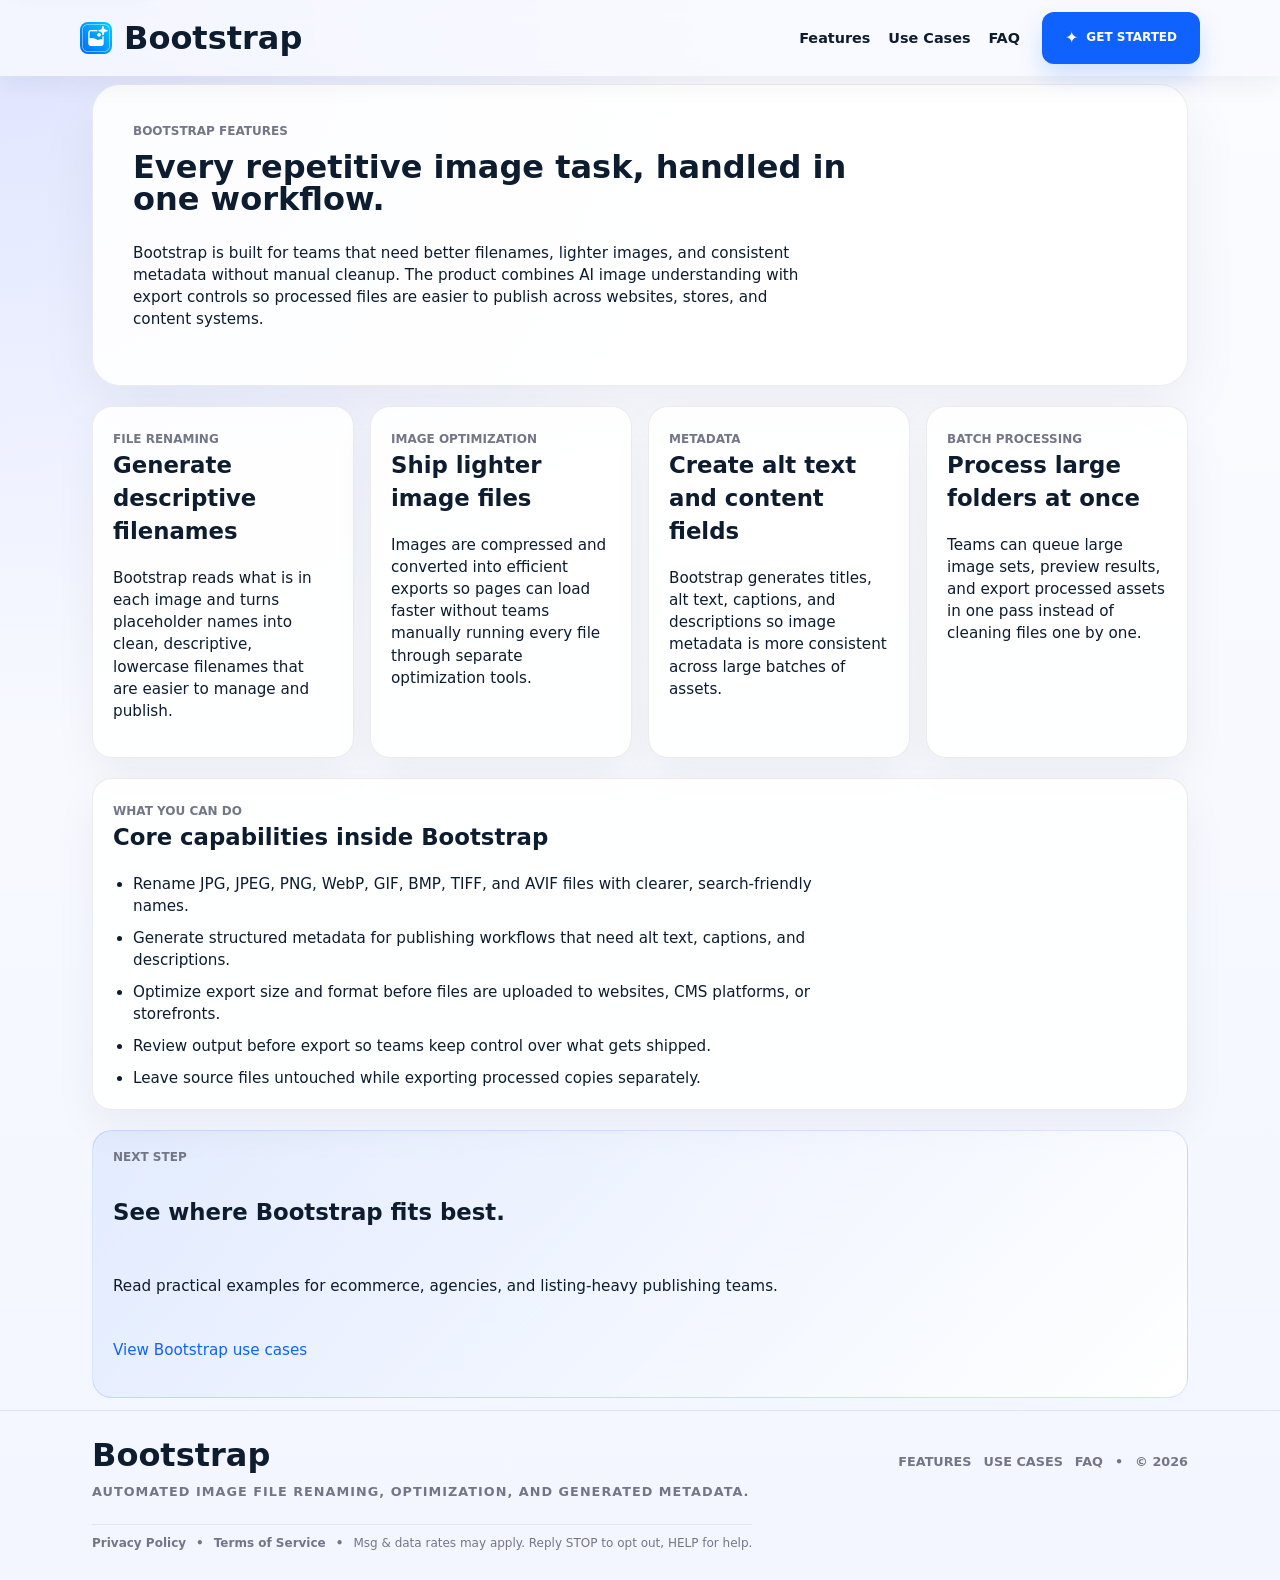
<file: features/index.html>
<!doctype html>
<html lang="en">
  <head>
    <meta charset="UTF-8" />
    <meta name="viewport" content="width=device-width, initial-scale=1.0" />
    <title>Bootstrap Features | AI Image Renaming, Optimization, and Metadata</title>
    <meta
      name="description"
      content="Explore Bootstrap features for AI image file renaming, image optimization, metadata generation, batch processing, and export review for web-ready image workflows."
    />
    <meta name="author" content="Bootstrap" />
    <meta name="application-name" content="Bootstrap" />
    <meta name="robots" content="index,follow,max-image-preview:large" />
    <meta name="googlebot" content="index,follow,max-image-preview:large,max-snippet:-1,max-video-preview:-1" />
    <meta name="bingbot" content="index,follow,max-image-preview:large,max-snippet:-1,max-video-preview:-1" />
    <meta name="theme-color" content="#f8f9ff" />
    <meta name="referrer" content="strict-origin-when-cross-origin" />
    <link rel="canonical" href="https://tldr.is/features/" />
    <link rel="manifest" href="/site.webmanifest" />
    <link rel="icon" type="image/avif" href="/assets/icons/icon-64.avif" sizes="64x64" />
    <link rel="icon" type="image/png" href="/assets/icons/icon-64.png" sizes="64x64" />
    <meta property="og:type" content="article" />
    <meta property="og:site_name" content="Bootstrap" />
    <meta property="og:title" content="Bootstrap Features | AI Image Renaming, Optimization, and Metadata" />
    <meta
      property="og:description"
      content="See how Bootstrap handles image renaming, optimization, metadata generation, batch processing, and export review."
    />
    <meta property="og:url" content="https://tldr.is/features/" />
    <meta property="og:locale" content="en_US" />
    <meta property="og:image:type" content="image/webp" />
    <meta property="og:image" content="https://tldr.is/assets/images/laptop-screen-asset-list.webp" />
    <meta
      property="og:image:alt"
      content="Bootstrap shown on a laptop with optimized image assets and generated metadata fields"
    />
    <meta name="twitter:card" content="summary_large_image" />
    <meta name="twitter:title" content="Bootstrap Features | AI Image Renaming, Optimization, and Metadata" />
    <meta
      name="twitter:description"
      content="See how Bootstrap handles image renaming, optimization, metadata generation, batch processing, and export review."
    />
    <meta name="twitter:image" content="https://tldr.is/assets/images/laptop-screen-asset-list.webp" />
    <meta
      name="twitter:image:alt"
      content="Bootstrap shown on a laptop with optimized image assets and generated metadata fields"
    />
    <script type="application/ld+json">
      {
        "@context": "https://schema.org",
        "@graph": [
          {
            "@type": "WebSite",
            "@id": "https://tldr.is/#website",
            "name": "Bootstrap",
            "url": "https://tldr.is/",
            "description": "Bootstrap is a desktop app for AI image file renaming, optimization, and generated metadata.",
            "inLanguage": "en-US",
            "publisher": {
              "@id": "https://tldr.is/#organization"
            }
          },
          {
            "@type": "Organization",
            "@id": "https://tldr.is/#organization",
            "name": "Bootstrap",
            "url": "https://tldr.is/",
            "email": "hello@tldr.is",
            "logo": {
              "@type": "ImageObject",
              "url": "https://tldr.is/assets/icons/icon-64.png"
            }
          },
          {
            "@type": "WebPage",
            "@id": "https://tldr.is/features/#webpage",
            "url": "https://tldr.is/features/",
            "name": "Bootstrap Features",
            "description": "Feature overview page for Bootstrap image renaming, optimization, metadata generation, and export workflows.",
            "isPartOf": {
              "@id": "https://tldr.is/#website"
            },
            "about": {
              "@id": "https://tldr.is/#software"
            },
            "breadcrumb": {
              "@id": "https://tldr.is/features/#breadcrumb"
            }
          },
          {
            "@type": "BreadcrumbList",
            "@id": "https://tldr.is/features/#breadcrumb",
            "itemListElement": [
              {
                "@type": "ListItem",
                "position": 1,
                "name": "Home",
                "item": "https://tldr.is/"
              },
              {
                "@type": "ListItem",
                "position": 2,
                "name": "Features",
                "item": "https://tldr.is/features/"
              }
            ]
          },
          {
            "@type": "CollectionPage",
            "@id": "https://tldr.is/features/#collection",
            "url": "https://tldr.is/features/",
            "name": "Bootstrap Features",
            "isPartOf": {
              "@id": "https://tldr.is/#website"
            },
            "about": {
              "@id": "https://tldr.is/#software"
            }
          }
        ]
      }
    </script>
    <link
      rel="preload"
      href="/website.css"
      as="style"
      onload="this.onload=null;this.rel='stylesheet'"
    />
    <noscript><link rel="stylesheet" href="/website.css" /></noscript>
    <script>
      (function(w,d,s,l,i){w[l]=w[l]||[];w[l].push({'gtm.start':
      new Date().getTime(),event:'gtm.js'});var f=d.getElementsByTagName(s)[0],
      j=d.createElement(s),dl=l!='dataLayer'?'&l='+l:'';j.async=true;j.src=
      'https://www.googletagmanager.com/gtm.js?id='+i+dl;f.parentNode.insertBefore(j,f);
      })(window,document,'script','dataLayer','GTM-NB5PBRTC');
    </script>
    <script src="/site.js" defer></script>
  </head>
  <body id="top">
    <noscript><iframe src="https://www.googletagmanager.com/ns.html?id=GTM-NB5PBRTC" height="0" width="0" style="display:none;visibility:hidden"></iframe></noscript>
    <a class="skipLink" href="#main-content">Skip to content</a>
    <header>
      <nav class="marketingNav" aria-label="Primary site navigation">
        <div class="marketingNavInner">
          <a class="marketingBrandRow" href="/" aria-label="Bootstrap home">
            <span class="marketingIcon" aria-hidden="true"></span>
            <span class="brand marketingBrand">Bootstrap</span>
          </a>
          <div class="marketingNavRight">
            <div class="marketingNavLinks" aria-label="Primary site links">
            <a class="marketingNavLink" href="/features/" aria-current="page">Features</a>
            <a class="marketingNavLink" href="/use-cases/">Use Cases</a>
            <a class="marketingNavLink" href="/faq/">FAQ</a>
            </div>
            <div class="marketingNavActions">
              <a class="primaryAction" href="/contact/">
                <span class="iconGlyph" aria-hidden="true">✦</span>
                <span>Get Started</span>
              </a>
            </div>
          </div>
        </div>
      </nav>
    </header>
    <main id="main-content" class="marketingShell contentPage">
      <section class="contentHero" aria-labelledby="features-title">
        <span class="fieldLabel">Bootstrap Features</span>
        <h1 id="features-title" class="sectionTitle">Every repetitive image task, handled in one workflow.</h1>
        <p>
          Bootstrap is built for teams that need better filenames, lighter images, and consistent metadata without manual
          cleanup. The product combines AI image understanding with export controls so processed files are easier to
          publish across websites, stores, and content systems.
        </p>
      </section>
    
      <section class="contentGrid" aria-label="Feature overview">
        <article class="contentCard">
          <span class="fieldLabel">File Renaming</span>
          <h2>Generate descriptive filenames</h2>
          <p>
            Bootstrap reads what is in each image and turns placeholder names into clean, descriptive, lowercase filenames
            that are easier to manage and publish.
          </p>
        </article>
        <article class="contentCard">
          <span class="fieldLabel">Image Optimization</span>
          <h2>Ship lighter image files</h2>
          <p>
            Images are compressed and converted into efficient exports so pages can load faster without teams manually
            running every file through separate optimization tools.
          </p>
        </article>
        <article class="contentCard">
          <span class="fieldLabel">Metadata</span>
          <h2>Create alt text and content fields</h2>
          <p>
            Bootstrap generates titles, alt text, captions, and descriptions so image metadata is more consistent across
            large batches of assets.
          </p>
        </article>
        <article class="contentCard">
          <span class="fieldLabel">Batch Processing</span>
          <h2>Process large folders at once</h2>
          <p>
            Teams can queue large image sets, preview results, and export processed assets in one pass instead of
            cleaning files one by one.
          </p>
        </article>
      </section>
    
      <section class="contentSection" aria-labelledby="feature-detail-title">
        <span class="fieldLabel">What You Can Do</span>
        <h2 id="feature-detail-title">Core capabilities inside Bootstrap</h2>
        <ul class="contentList">
          <li>Rename JPG, JPEG, PNG, WebP, GIF, BMP, TIFF, and AVIF files with clearer, search-friendly names.</li>
          <li>Generate structured metadata for publishing workflows that need alt text, captions, and descriptions.</li>
          <li>Optimize export size and format before files are uploaded to websites, CMS platforms, or storefronts.</li>
          <li>Review output before export so teams keep control over what gets shipped.</li>
          <li>Leave source files untouched while exporting processed copies separately.</li>
        </ul>
      </section>
    
      <section class="contentCallout" aria-labelledby="features-next-step-title">
        <span class="fieldLabel">Next Step</span>
        <h2 id="features-next-step-title">See where Bootstrap fits best.</h2>
        <p>Read practical examples for ecommerce, agencies, and listing-heavy publishing teams.</p>
        <p><a href="/use-cases/">View Bootstrap use cases</a></p>
      </section>
    </main>
    
    <footer class="marketingFooter" aria-labelledby="footer-title">
      <div class="footerShell">
        <div class="siteFooterRow siteFooterBody">
          <div class="siteFooterTopRow">
            <p id="footer-title" class="brand marketingBrand">Bootstrap</p>
            <div class="siteFooterMetaRow">
              <div class="footerLinks">
                <a class="footerLink" href="/features/" aria-current="page">Features</a>
                <a class="footerLink" href="/use-cases/">Use Cases</a>
                <a class="footerLink" href="/faq/">FAQ</a>
              </div>
              <span class="siteFooterMetaSeparator" aria-hidden="true">•</span>
              <p class="footerCopyright">© <span data-current-year>2026</span></p>
            </div>
          </div>
          <p class="footerMeta">Automated image file renaming, optimization, and generated metadata.</p>
          <div class="footerLegal">
            <a class="footerLegalLink" href="/privacy/">Privacy Policy</a>
            <span class="siteFooterMetaSeparator" aria-hidden="true">•</span>
            <a class="footerLegalLink" href="/terms/">Terms of Service</a>
            <span class="siteFooterMetaSeparator" aria-hidden="true">•</span>
            <span class="footerLegalText">Msg &amp; data rates may apply. Reply STOP to opt out, HELP for help.</span>
          </div>
        </div>
      </div>
    </footer>
  </body>
</html>
</file>
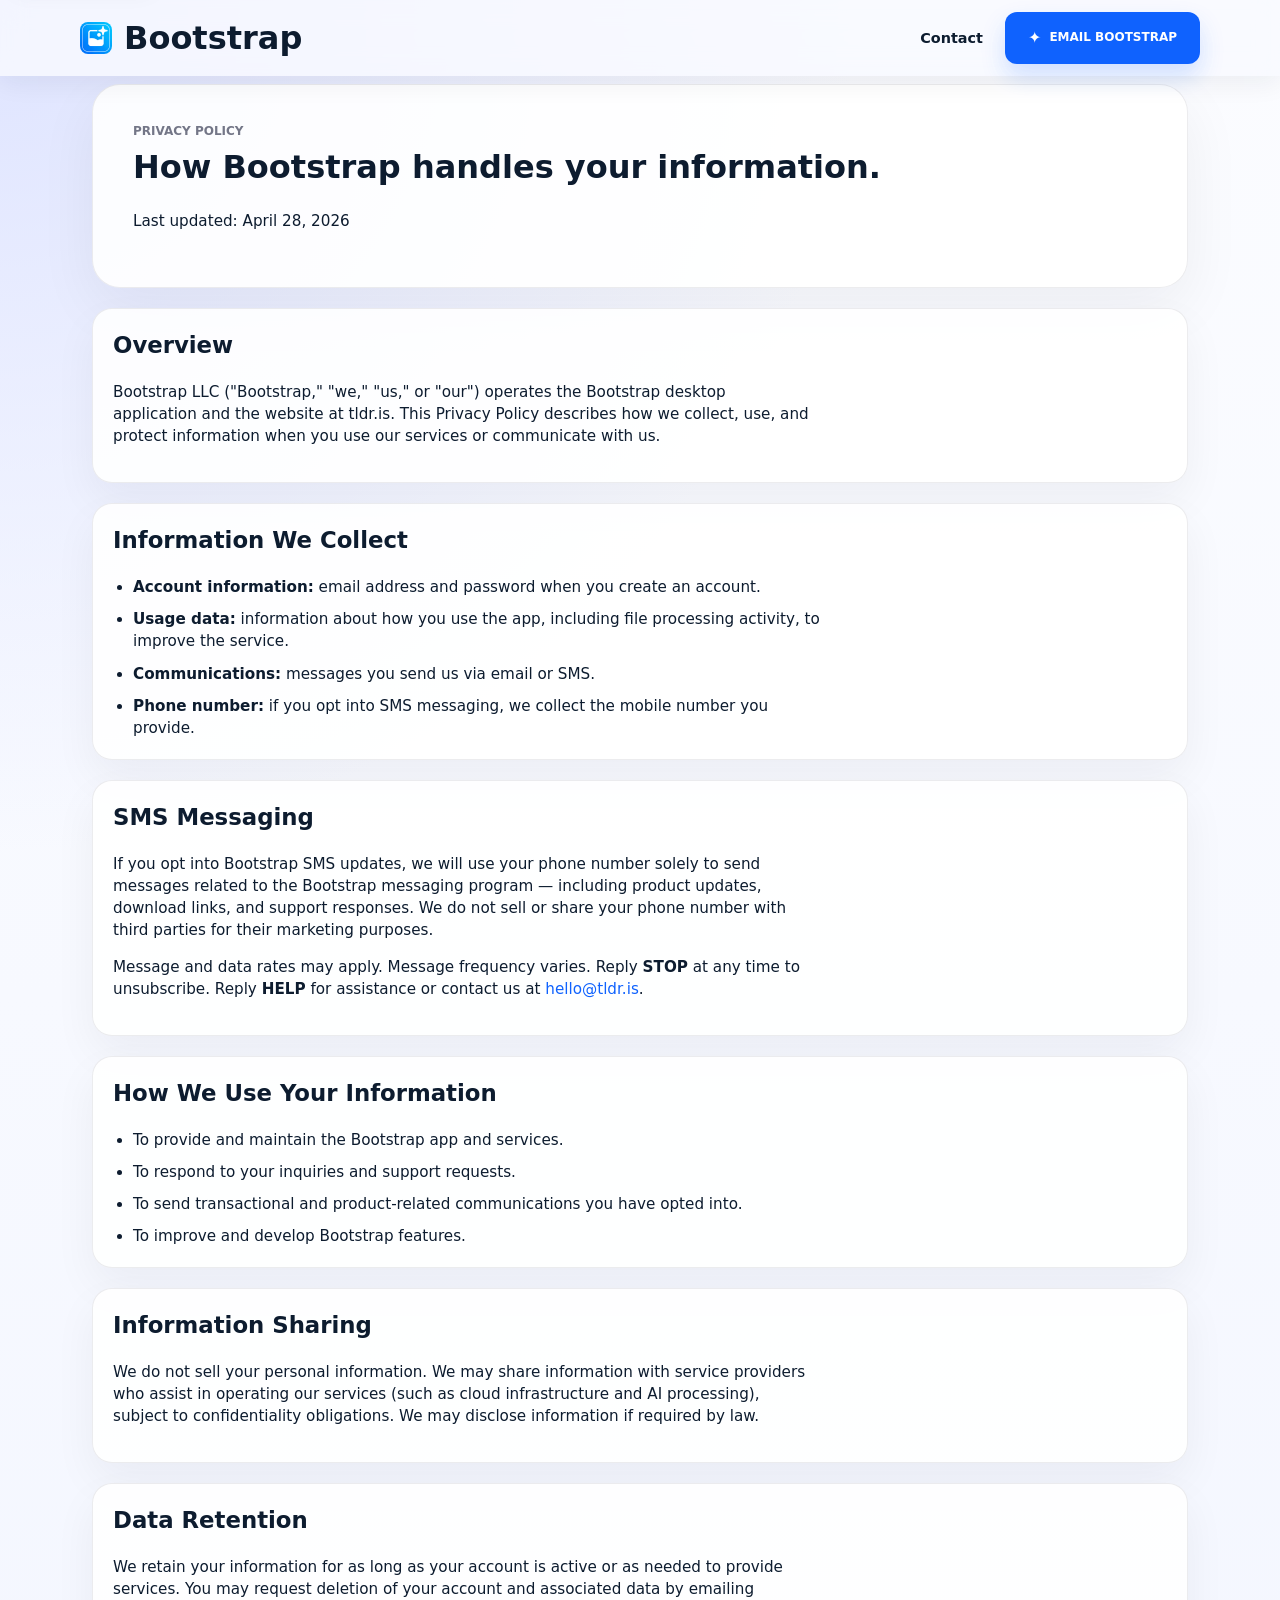
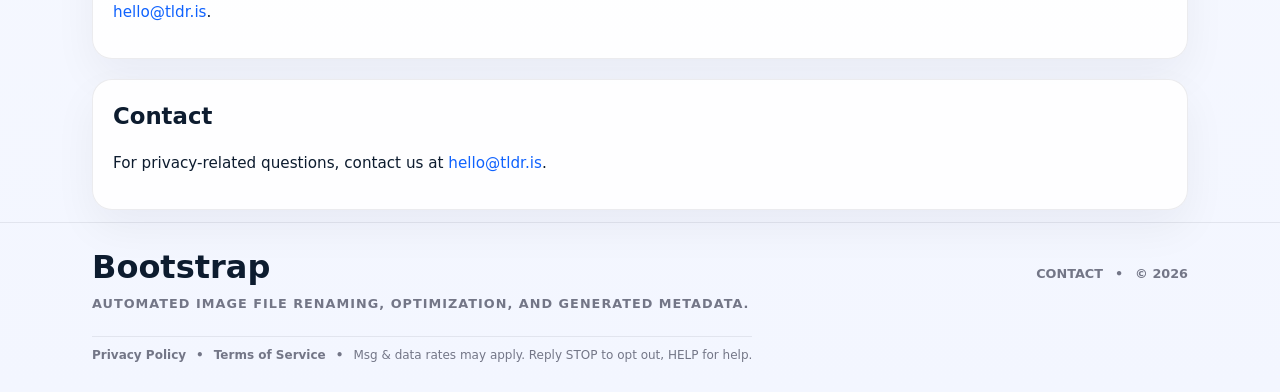
<file: privacy/index.html>
<!doctype html>
<html lang="en">
  <head>
    <meta charset="UTF-8" />
    <meta name="viewport" content="width=device-width, initial-scale=1.0" />
    <title>Privacy Policy | Bootstrap</title>
    <meta
      name="description"
      content="Bootstrap LLC privacy policy covering data collection, SMS messaging, and your rights."
    />
    <meta name="author" content="Bootstrap" />
    <meta name="application-name" content="Bootstrap" />
    <meta name="robots" content="index,follow,max-image-preview:large" />
    <meta name="googlebot" content="index,follow,max-image-preview:large,max-snippet:-1,max-video-preview:-1" />
    <meta name="bingbot" content="index,follow,max-image-preview:large,max-snippet:-1,max-video-preview:-1" />
    <meta name="theme-color" content="#f8f9ff" />
    <meta name="referrer" content="strict-origin-when-cross-origin" />
    <link rel="canonical" href="https://tldr.is/privacy/" />
    <link rel="manifest" href="/site.webmanifest" />
    <link rel="icon" type="image/avif" href="/assets/icons/icon-64.avif" sizes="64x64" />
    <link rel="icon" type="image/png" href="/assets/icons/icon-64.png" sizes="64x64" />
    <meta property="og:type" content="website" />
    <meta property="og:site_name" content="Bootstrap" />
    <meta property="og:title" content="Privacy Policy | Bootstrap" />
    <meta
      property="og:description"
      content="How Bootstrap handles your information, including SMS messaging consent and data practices."
    />
    <meta property="og:url" content="https://tldr.is/privacy/" />
    <meta property="og:locale" content="en_US" />
    <meta property="og:image:type" content="image/webp" />
    <meta property="og:image" content="https://tldr.is/assets/images/laptop-screen-asset-list.webp" />
    <meta
      property="og:image:alt"
      content="Bootstrap desktop app"
    />
    <meta name="twitter:card" content="summary_large_image" />
    <meta name="twitter:title" content="Privacy Policy | Bootstrap" />
    <meta
      name="twitter:description"
      content="How Bootstrap handles your information, including SMS messaging consent and data practices."
    />
    <meta name="twitter:image" content="https://tldr.is/assets/images/laptop-screen-asset-list.webp" />
    <meta
      name="twitter:image:alt"
      content="Bootstrap desktop app"
    />
    <script type="application/ld+json">
      {
        "@context": "https://schema.org",
        "@graph": []
      }
    </script>
    <link
      rel="preload"
      href="/website.css"
      as="style"
      onload="this.onload=null;this.rel='stylesheet'"
    />
    <noscript><link rel="stylesheet" href="/website.css" /></noscript>
    <script>
      (function(w,d,s,l,i){w[l]=w[l]||[];w[l].push({'gtm.start':
      new Date().getTime(),event:'gtm.js'});var f=d.getElementsByTagName(s)[0],
      j=d.createElement(s),dl=l!='dataLayer'?'&l='+l:'';j.async=true;j.src=
      'https://www.googletagmanager.com/gtm.js?id='+i+dl;f.parentNode.insertBefore(j,f);
      })(window,document,'script','dataLayer','GTM-NB5PBRTC');
    </script>
    <script src="/site.js" defer></script>
  </head>
  <body id="top">
    <noscript><iframe src="https://www.googletagmanager.com/ns.html?id=GTM-NB5PBRTC" height="0" width="0" style="display:none;visibility:hidden"></iframe></noscript>
    <a class="skipLink" href="#main-content">Skip to content</a>
    <header>
      <nav class="marketingNav" aria-label="Primary site navigation">
        <div class="marketingNavInner">
          <a class="marketingBrandRow" href="/" aria-label="Bootstrap home">
            <span class="marketingIcon" aria-hidden="true"></span>
            <span class="brand marketingBrand">Bootstrap</span>
          </a>
          <div class="marketingNavRight">
            <div class="marketingNavLinks" aria-label="Primary site links">
            <a class="marketingNavLink" href="/contact/">Contact</a>
            </div>
            <div class="marketingNavActions">
              <a class="primaryAction" href="mailto:hello@tldr.is?subject=Bootstrap%20Get%20Started">
                <span class="iconGlyph" aria-hidden="true">✦</span>
                <span>Email Bootstrap</span>
              </a>
            </div>
          </div>
        </div>
      </nav>
    </header>
    <main id="main-content" class="marketingShell contentPage">
      <section class="contentHero" aria-labelledby="privacy-title">
        <span class="fieldLabel">Privacy Policy</span>
        <h1 id="privacy-title" class="sectionTitle">How Bootstrap handles your information.</h1>
        <p>Last updated: April 28, 2026</p>
      </section>
    
      <section class="contentSection" aria-labelledby="privacy-intro-title">
        <h2 id="privacy-intro-title">Overview</h2>
        <p>Bootstrap LLC ("Bootstrap," "we," "us," or "our") operates the Bootstrap desktop application and the website at tldr.is. This Privacy Policy describes how we collect, use, and protect information when you use our services or communicate with us.</p>
      </section>
    
      <section class="contentSection" aria-labelledby="privacy-collect-title">
        <h2 id="privacy-collect-title">Information We Collect</h2>
        <ul class="contentList">
          <li><strong>Account information:</strong> email address and password when you create an account.</li>
          <li><strong>Usage data:</strong> information about how you use the app, including file processing activity, to improve the service.</li>
          <li><strong>Communications:</strong> messages you send us via email or SMS.</li>
          <li><strong>Phone number:</strong> if you opt into SMS messaging, we collect the mobile number you provide.</li>
        </ul>
      </section>
    
      <section class="contentSection" aria-labelledby="privacy-sms-title">
        <h2 id="privacy-sms-title">SMS Messaging</h2>
        <p>If you opt into Bootstrap SMS updates, we will use your phone number solely to send messages related to the Bootstrap messaging program — including product updates, download links, and support responses. We do not sell or share your phone number with third parties for their marketing purposes.</p>
        <p>Message and data rates may apply. Message frequency varies. Reply <strong>STOP</strong> at any time to unsubscribe. Reply <strong>HELP</strong> for assistance or contact us at <a href="mailto:hello@tldr.is">hello@tldr.is</a>.</p>
      </section>
    
      <section class="contentSection" aria-labelledby="privacy-use-title">
        <h2 id="privacy-use-title">How We Use Your Information</h2>
        <ul class="contentList">
          <li>To provide and maintain the Bootstrap app and services.</li>
          <li>To respond to your inquiries and support requests.</li>
          <li>To send transactional and product-related communications you have opted into.</li>
          <li>To improve and develop Bootstrap features.</li>
        </ul>
      </section>
    
      <section class="contentSection" aria-labelledby="privacy-share-title">
        <h2 id="privacy-share-title">Information Sharing</h2>
        <p>We do not sell your personal information. We may share information with service providers who assist in operating our services (such as cloud infrastructure and AI processing), subject to confidentiality obligations. We may disclose information if required by law.</p>
      </section>
    
      <section class="contentSection" aria-labelledby="privacy-retention-title">
        <h2 id="privacy-retention-title">Data Retention</h2>
        <p>We retain your information for as long as your account is active or as needed to provide services. You may request deletion of your account and associated data by emailing <a href="mailto:hello@tldr.is">hello@tldr.is</a>.</p>
      </section>
    
      <section class="contentSection" aria-labelledby="privacy-contact-title">
        <h2 id="privacy-contact-title">Contact</h2>
        <p>For privacy-related questions, contact us at <a href="mailto:hello@tldr.is">hello@tldr.is</a>.</p>
      </section>
    </main>
    
    <footer class="marketingFooter" aria-labelledby="footer-title">
      <div class="footerShell">
        <div class="siteFooterRow siteFooterBody">
          <div class="siteFooterTopRow">
            <p id="footer-title" class="brand marketingBrand">Bootstrap</p>
            <div class="siteFooterMetaRow">
              <div class="footerLinks">
                <a class="footerLink" href="/contact/">Contact</a>
              </div>
              <span class="siteFooterMetaSeparator" aria-hidden="true">•</span>
              <p class="footerCopyright">© <span data-current-year>2026</span></p>
            </div>
          </div>
          <p class="footerMeta">Automated image file renaming, optimization, and generated metadata.</p>
          <div class="footerLegal">
            <a class="footerLegalLink" href="/privacy/" aria-current="page">Privacy Policy</a>
            <span class="siteFooterMetaSeparator" aria-hidden="true">•</span>
            <a class="footerLegalLink" href="/terms/">Terms of Service</a>
            <span class="siteFooterMetaSeparator" aria-hidden="true">•</span>
            <span class="footerLegalText">Msg &amp; data rates may apply. Reply STOP to opt out, HELP for help.</span>
          </div>
        </div>
      </div>
    </footer>
  </body>
</html>
</file>
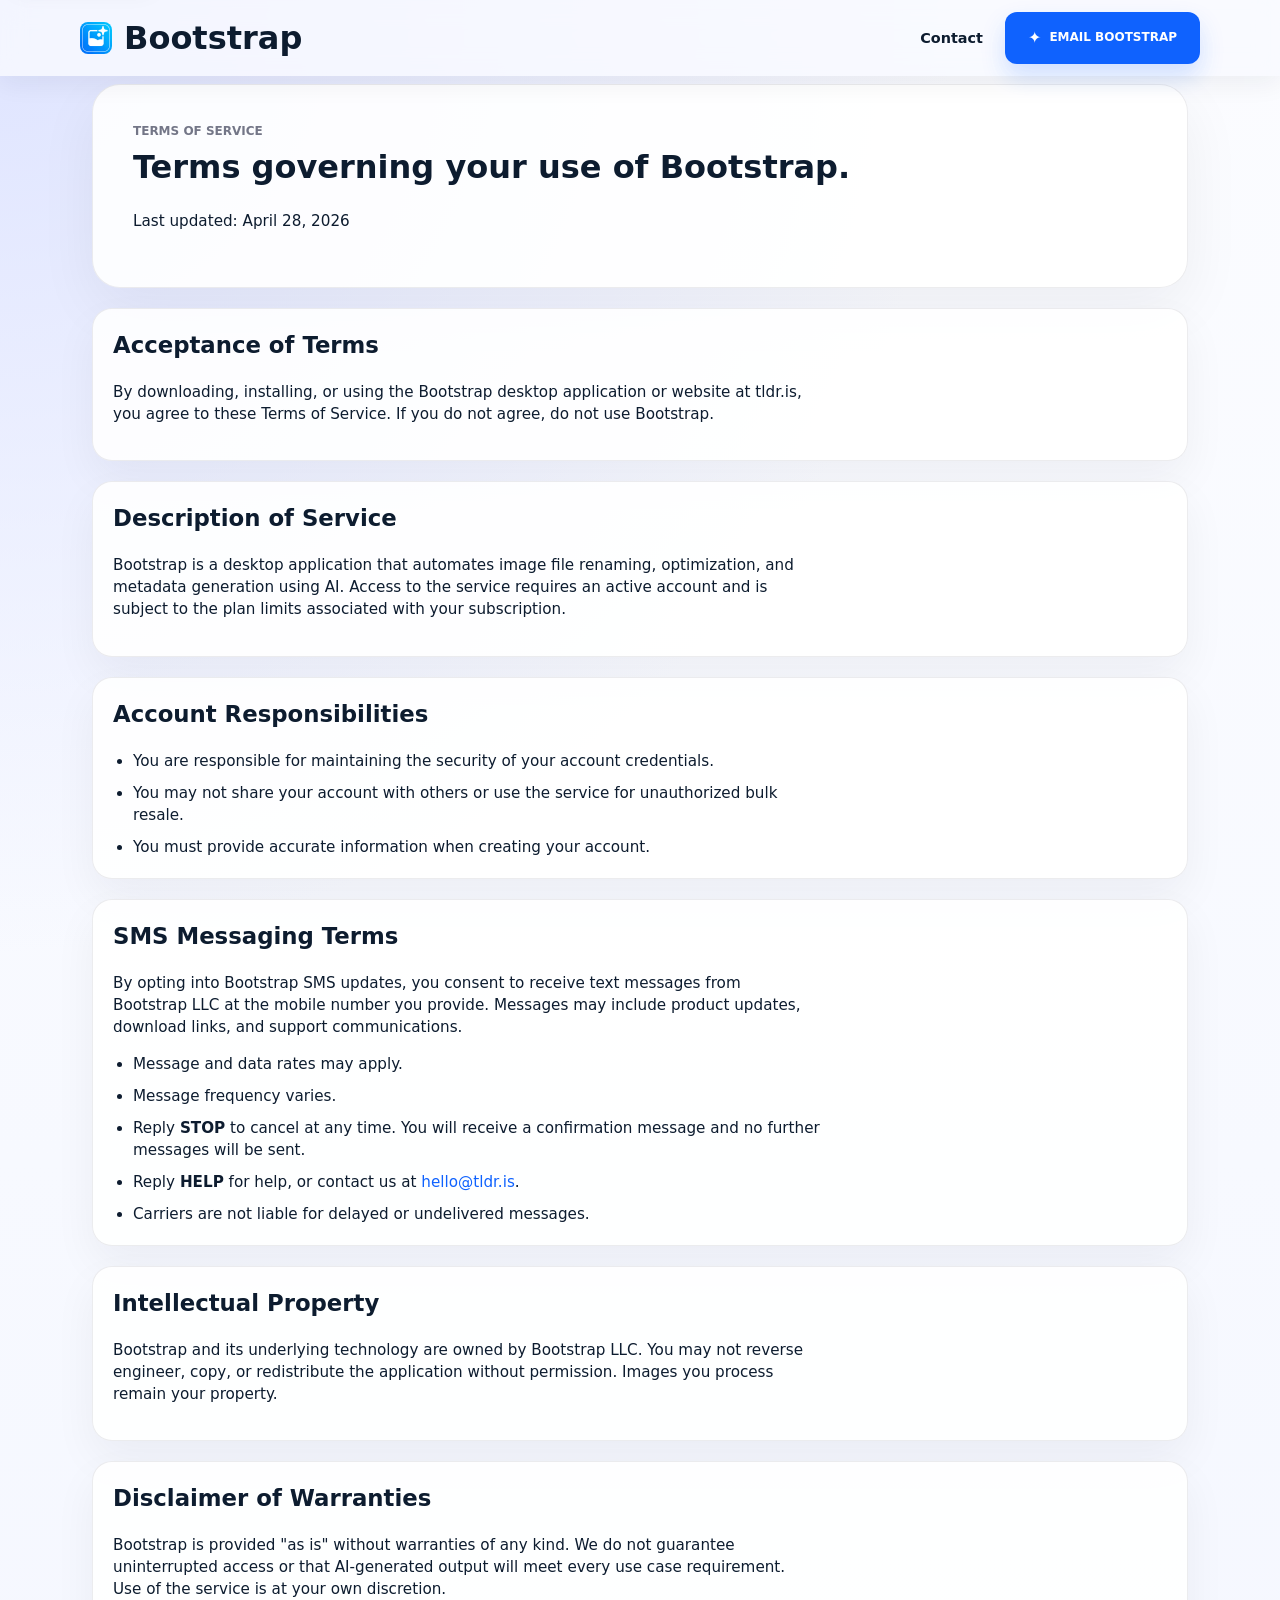
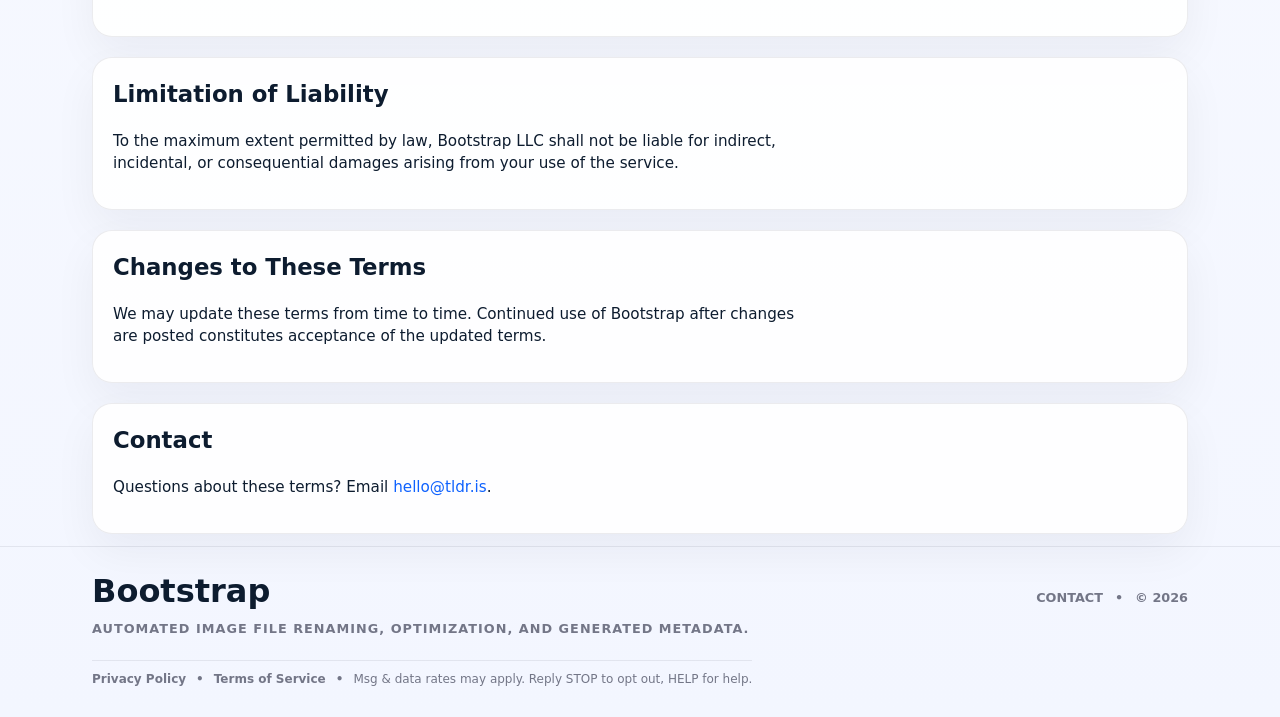
<file: terms/index.html>
<!doctype html>
<html lang="en">
  <head>
    <meta charset="UTF-8" />
    <meta name="viewport" content="width=device-width, initial-scale=1.0" />
    <title>Terms of Service | Bootstrap</title>
    <meta
      name="description"
      content="Bootstrap LLC terms of service covering use of the app and SMS messaging program."
    />
    <meta name="author" content="Bootstrap" />
    <meta name="application-name" content="Bootstrap" />
    <meta name="robots" content="index,follow,max-image-preview:large" />
    <meta name="googlebot" content="index,follow,max-image-preview:large,max-snippet:-1,max-video-preview:-1" />
    <meta name="bingbot" content="index,follow,max-image-preview:large,max-snippet:-1,max-video-preview:-1" />
    <meta name="theme-color" content="#f8f9ff" />
    <meta name="referrer" content="strict-origin-when-cross-origin" />
    <link rel="canonical" href="https://tldr.is/terms/" />
    <link rel="manifest" href="/site.webmanifest" />
    <link rel="icon" type="image/avif" href="/assets/icons/icon-64.avif" sizes="64x64" />
    <link rel="icon" type="image/png" href="/assets/icons/icon-64.png" sizes="64x64" />
    <meta property="og:type" content="website" />
    <meta property="og:site_name" content="Bootstrap" />
    <meta property="og:title" content="Terms of Service | Bootstrap" />
    <meta
      property="og:description"
      content="Terms governing your use of Bootstrap, including the SMS messaging program."
    />
    <meta property="og:url" content="https://tldr.is/terms/" />
    <meta property="og:locale" content="en_US" />
    <meta property="og:image:type" content="image/webp" />
    <meta property="og:image" content="https://tldr.is/assets/images/laptop-screen-asset-list.webp" />
    <meta
      property="og:image:alt"
      content="Bootstrap desktop app"
    />
    <meta name="twitter:card" content="summary_large_image" />
    <meta name="twitter:title" content="Terms of Service | Bootstrap" />
    <meta
      name="twitter:description"
      content="Terms governing your use of Bootstrap, including the SMS messaging program."
    />
    <meta name="twitter:image" content="https://tldr.is/assets/images/laptop-screen-asset-list.webp" />
    <meta
      name="twitter:image:alt"
      content="Bootstrap desktop app"
    />
    <script type="application/ld+json">
      {
        "@context": "https://schema.org",
        "@graph": []
      }
    </script>
    <link
      rel="preload"
      href="/website.css"
      as="style"
      onload="this.onload=null;this.rel='stylesheet'"
    />
    <noscript><link rel="stylesheet" href="/website.css" /></noscript>
    <script>
      (function(w,d,s,l,i){w[l]=w[l]||[];w[l].push({'gtm.start':
      new Date().getTime(),event:'gtm.js'});var f=d.getElementsByTagName(s)[0],
      j=d.createElement(s),dl=l!='dataLayer'?'&l='+l:'';j.async=true;j.src=
      'https://www.googletagmanager.com/gtm.js?id='+i+dl;f.parentNode.insertBefore(j,f);
      })(window,document,'script','dataLayer','GTM-NB5PBRTC');
    </script>
    <script src="/site.js" defer></script>
  </head>
  <body id="top">
    <noscript><iframe src="https://www.googletagmanager.com/ns.html?id=GTM-NB5PBRTC" height="0" width="0" style="display:none;visibility:hidden"></iframe></noscript>
    <a class="skipLink" href="#main-content">Skip to content</a>
    <header>
      <nav class="marketingNav" aria-label="Primary site navigation">
        <div class="marketingNavInner">
          <a class="marketingBrandRow" href="/" aria-label="Bootstrap home">
            <span class="marketingIcon" aria-hidden="true"></span>
            <span class="brand marketingBrand">Bootstrap</span>
          </a>
          <div class="marketingNavRight">
            <div class="marketingNavLinks" aria-label="Primary site links">
            <a class="marketingNavLink" href="/contact/">Contact</a>
            </div>
            <div class="marketingNavActions">
              <a class="primaryAction" href="mailto:hello@tldr.is?subject=Bootstrap%20Get%20Started">
                <span class="iconGlyph" aria-hidden="true">✦</span>
                <span>Email Bootstrap</span>
              </a>
            </div>
          </div>
        </div>
      </nav>
    </header>
    <main id="main-content" class="marketingShell contentPage">
      <section class="contentHero" aria-labelledby="terms-title">
        <span class="fieldLabel">Terms of Service</span>
        <h1 id="terms-title" class="sectionTitle">Terms governing your use of Bootstrap.</h1>
        <p>Last updated: April 28, 2026</p>
      </section>
    
      <section class="contentSection" aria-labelledby="terms-acceptance-title">
        <h2 id="terms-acceptance-title">Acceptance of Terms</h2>
        <p>By downloading, installing, or using the Bootstrap desktop application or website at tldr.is, you agree to these Terms of Service. If you do not agree, do not use Bootstrap.</p>
      </section>
    
      <section class="contentSection" aria-labelledby="terms-service-title">
        <h2 id="terms-service-title">Description of Service</h2>
        <p>Bootstrap is a desktop application that automates image file renaming, optimization, and metadata generation using AI. Access to the service requires an active account and is subject to the plan limits associated with your subscription.</p>
      </section>
    
      <section class="contentSection" aria-labelledby="terms-account-title">
        <h2 id="terms-account-title">Account Responsibilities</h2>
        <ul class="contentList">
          <li>You are responsible for maintaining the security of your account credentials.</li>
          <li>You may not share your account with others or use the service for unauthorized bulk resale.</li>
          <li>You must provide accurate information when creating your account.</li>
        </ul>
      </section>
    
      <section class="contentSection" aria-labelledby="terms-sms-title">
        <h2 id="terms-sms-title">SMS Messaging Terms</h2>
        <p>By opting into Bootstrap SMS updates, you consent to receive text messages from Bootstrap LLC at the mobile number you provide. Messages may include product updates, download links, and support communications.</p>
        <ul class="contentList">
          <li>Message and data rates may apply.</li>
          <li>Message frequency varies.</li>
          <li>Reply <strong>STOP</strong> to cancel at any time. You will receive a confirmation message and no further messages will be sent.</li>
          <li>Reply <strong>HELP</strong> for help, or contact us at <a href="mailto:hello@tldr.is">hello@tldr.is</a>.</li>
          <li>Carriers are not liable for delayed or undelivered messages.</li>
        </ul>
      </section>
    
      <section class="contentSection" aria-labelledby="terms-ip-title">
        <h2 id="terms-ip-title">Intellectual Property</h2>
        <p>Bootstrap and its underlying technology are owned by Bootstrap LLC. You may not reverse engineer, copy, or redistribute the application without permission. Images you process remain your property.</p>
      </section>
    
      <section class="contentSection" aria-labelledby="terms-warranty-title">
        <h2 id="terms-warranty-title">Disclaimer of Warranties</h2>
        <p>Bootstrap is provided "as is" without warranties of any kind. We do not guarantee uninterrupted access or that AI-generated output will meet every use case requirement. Use of the service is at your own discretion.</p>
      </section>
    
      <section class="contentSection" aria-labelledby="terms-liability-title">
        <h2 id="terms-liability-title">Limitation of Liability</h2>
        <p>To the maximum extent permitted by law, Bootstrap LLC shall not be liable for indirect, incidental, or consequential damages arising from your use of the service.</p>
      </section>
    
      <section class="contentSection" aria-labelledby="terms-changes-title">
        <h2 id="terms-changes-title">Changes to These Terms</h2>
        <p>We may update these terms from time to time. Continued use of Bootstrap after changes are posted constitutes acceptance of the updated terms.</p>
      </section>
    
      <section class="contentSection" aria-labelledby="terms-contact-title">
        <h2 id="terms-contact-title">Contact</h2>
        <p>Questions about these terms? Email <a href="mailto:hello@tldr.is">hello@tldr.is</a>.</p>
      </section>
    </main>
    
    <footer class="marketingFooter" aria-labelledby="footer-title">
      <div class="footerShell">
        <div class="siteFooterRow siteFooterBody">
          <div class="siteFooterTopRow">
            <p id="footer-title" class="brand marketingBrand">Bootstrap</p>
            <div class="siteFooterMetaRow">
              <div class="footerLinks">
                <a class="footerLink" href="/contact/">Contact</a>
              </div>
              <span class="siteFooterMetaSeparator" aria-hidden="true">•</span>
              <p class="footerCopyright">© <span data-current-year>2026</span></p>
            </div>
          </div>
          <p class="footerMeta">Automated image file renaming, optimization, and generated metadata.</p>
          <div class="footerLegal">
            <a class="footerLegalLink" href="/privacy/">Privacy Policy</a>
            <span class="siteFooterMetaSeparator" aria-hidden="true">•</span>
            <a class="footerLegalLink" href="/terms/" aria-current="page">Terms of Service</a>
            <span class="siteFooterMetaSeparator" aria-hidden="true">•</span>
            <span class="footerLegalText">Msg &amp; data rates may apply. Reply STOP to opt out, HELP for help.</span>
          </div>
        </div>
      </div>
    </footer>
  </body>
</html>
</file>
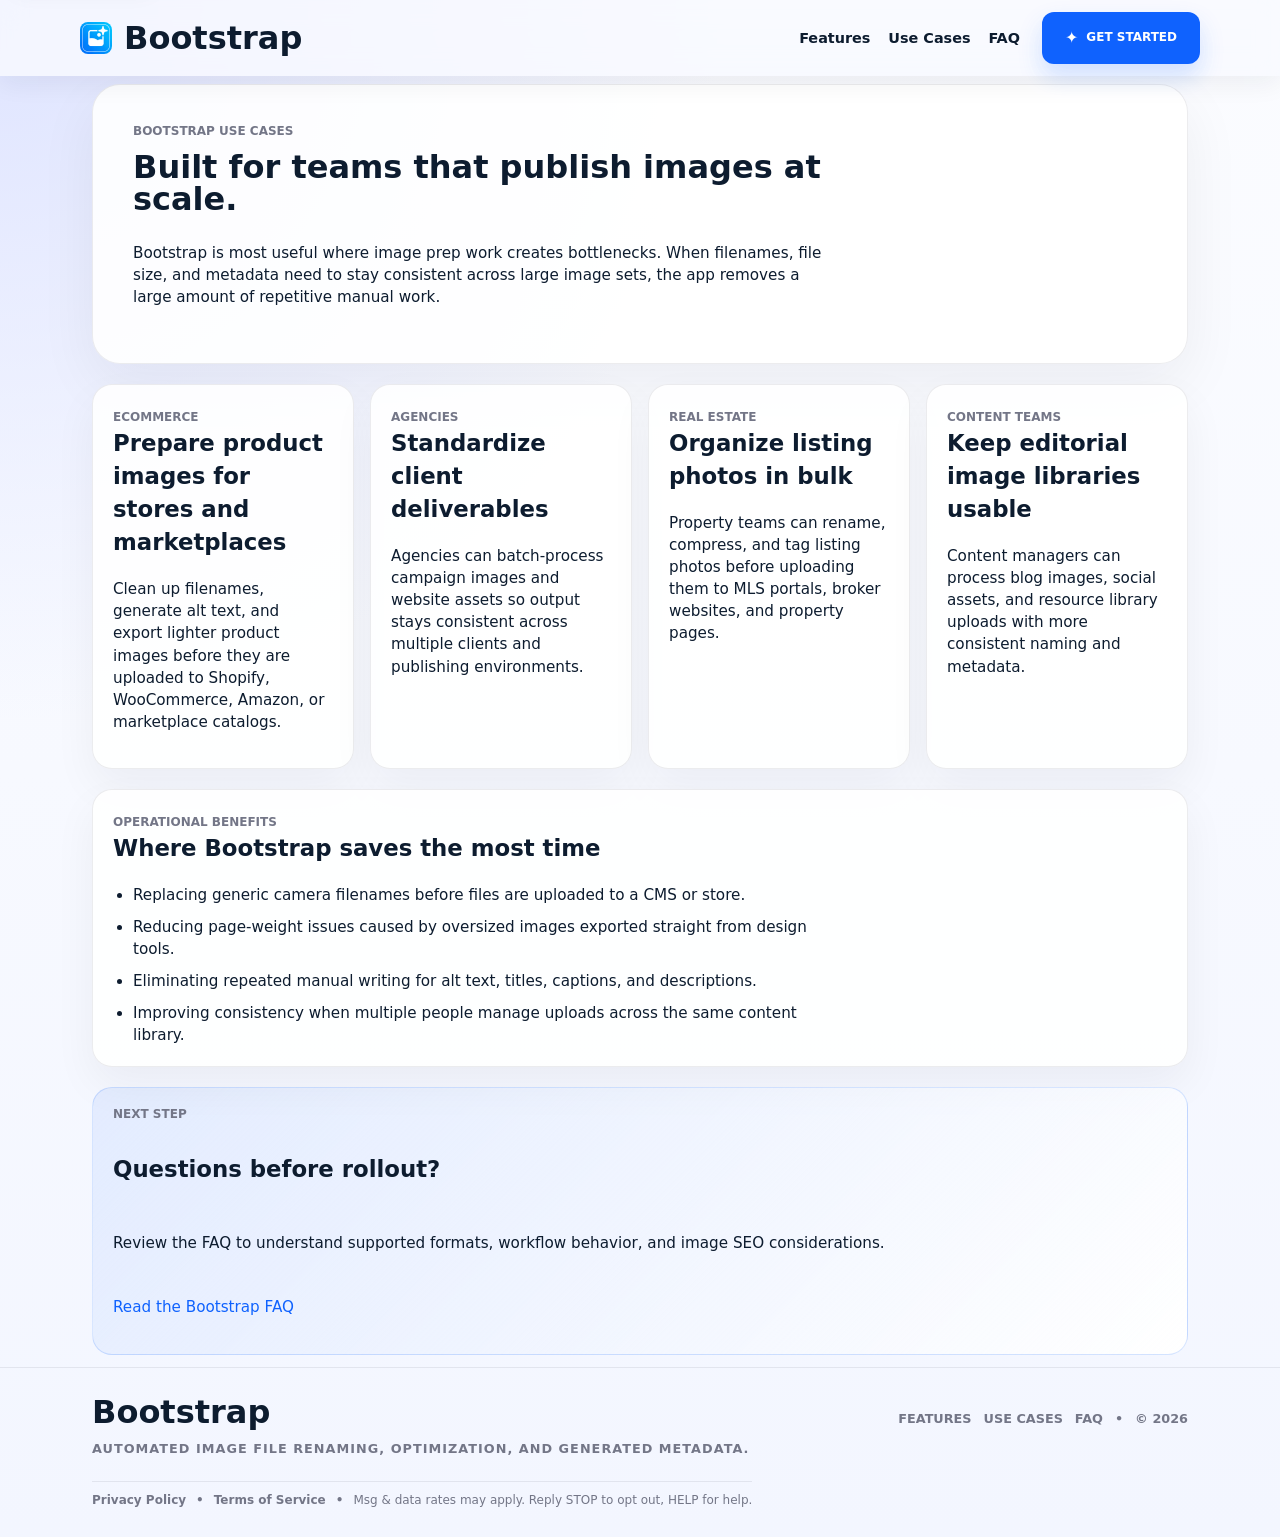
<file: use-cases/index.html>
<!doctype html>
<html lang="en">
  <head>
    <meta charset="UTF-8" />
    <meta name="viewport" content="width=device-width, initial-scale=1.0" />
    <title>Bootstrap Use Cases | Image Workflows for Ecommerce, Agencies, and Listings</title>
    <meta
      name="description"
      content="See who Bootstrap is for: ecommerce teams, agencies, real estate listings, marketers, and content teams managing large image libraries and metadata workflows."
    />
    <meta name="author" content="Bootstrap" />
    <meta name="application-name" content="Bootstrap" />
    <meta name="robots" content="index,follow,max-image-preview:large" />
    <meta name="googlebot" content="index,follow,max-image-preview:large,max-snippet:-1,max-video-preview:-1" />
    <meta name="bingbot" content="index,follow,max-image-preview:large,max-snippet:-1,max-video-preview:-1" />
    <meta name="theme-color" content="#f8f9ff" />
    <meta name="referrer" content="strict-origin-when-cross-origin" />
    <link rel="canonical" href="https://tldr.is/use-cases/" />
    <link rel="manifest" href="/site.webmanifest" />
    <link rel="icon" type="image/avif" href="/assets/icons/icon-64.avif" sizes="64x64" />
    <link rel="icon" type="image/png" href="/assets/icons/icon-64.png" sizes="64x64" />
    <meta property="og:type" content="article" />
    <meta property="og:site_name" content="Bootstrap" />
    <meta property="og:title" content="Bootstrap Use Cases | Image Workflows for Ecommerce, Agencies, and Listings" />
    <meta
      property="og:description"
      content="See where Bootstrap saves time across ecommerce publishing, agency delivery, real estate listings, and large image libraries."
    />
    <meta property="og:url" content="https://tldr.is/use-cases/" />
    <meta property="og:locale" content="en_US" />
    <meta property="og:image:type" content="image/webp" />
    <meta property="og:image" content="https://tldr.is/assets/images/laptop-screen-with-asset-management-interface.webp" />
    <meta
      property="og:image:alt"
      content="Bootstrap dashboard shown on a laptop while image processing and optimization tasks are queued"
    />
    <meta name="twitter:card" content="summary_large_image" />
    <meta name="twitter:title" content="Bootstrap Use Cases | Image Workflows for Ecommerce, Agencies, and Listings" />
    <meta
      name="twitter:description"
      content="See where Bootstrap saves time across ecommerce publishing, agency delivery, real estate listings, and large image libraries."
    />
    <meta name="twitter:image" content="https://tldr.is/assets/images/laptop-screen-with-asset-management-interface.webp" />
    <meta
      name="twitter:image:alt"
      content="Bootstrap dashboard shown on a laptop while image processing and optimization tasks are queued"
    />
    <script type="application/ld+json">
      {
        "@context": "https://schema.org",
        "@graph": [
          {
            "@type": "WebSite",
            "@id": "https://tldr.is/#website",
            "name": "Bootstrap",
            "url": "https://tldr.is/",
            "description": "Bootstrap is a desktop app for AI image file renaming, optimization, and generated metadata.",
            "inLanguage": "en-US",
            "publisher": {
              "@id": "https://tldr.is/#organization"
            }
          },
          {
            "@type": "Organization",
            "@id": "https://tldr.is/#organization",
            "name": "Bootstrap",
            "url": "https://tldr.is/",
            "email": "hello@tldr.is",
            "logo": {
              "@type": "ImageObject",
              "url": "https://tldr.is/assets/icons/icon-64.png"
            }
          },
          {
            "@type": "WebPage",
            "@id": "https://tldr.is/use-cases/#webpage",
            "url": "https://tldr.is/use-cases/",
            "name": "Bootstrap Use Cases",
            "description": "Use case page for Bootstrap image workflows across ecommerce, agencies, real estate, and content operations.",
            "isPartOf": {
              "@id": "https://tldr.is/#website"
            },
            "about": {
              "@id": "https://tldr.is/#software"
            },
            "breadcrumb": {
              "@id": "https://tldr.is/use-cases/#breadcrumb"
            }
          },
          {
            "@type": "BreadcrumbList",
            "@id": "https://tldr.is/use-cases/#breadcrumb",
            "itemListElement": [
              {
                "@type": "ListItem",
                "position": 1,
                "name": "Home",
                "item": "https://tldr.is/"
              },
              {
                "@type": "ListItem",
                "position": 2,
                "name": "Use Cases",
                "item": "https://tldr.is/use-cases/"
              }
            ]
          },
          {
            "@type": "CollectionPage",
            "@id": "https://tldr.is/use-cases/#collection",
            "url": "https://tldr.is/use-cases/",
            "name": "Bootstrap Use Cases",
            "isPartOf": {
              "@id": "https://tldr.is/#website"
            }
          }
        ]
      }
    </script>
    <link
      rel="preload"
      href="/website.css"
      as="style"
      onload="this.onload=null;this.rel='stylesheet'"
    />
    <noscript><link rel="stylesheet" href="/website.css" /></noscript>
    <script>
      (function(w,d,s,l,i){w[l]=w[l]||[];w[l].push({'gtm.start':
      new Date().getTime(),event:'gtm.js'});var f=d.getElementsByTagName(s)[0],
      j=d.createElement(s),dl=l!='dataLayer'?'&l='+l:'';j.async=true;j.src=
      'https://www.googletagmanager.com/gtm.js?id='+i+dl;f.parentNode.insertBefore(j,f);
      })(window,document,'script','dataLayer','GTM-NB5PBRTC');
    </script>
    <script src="/site.js" defer></script>
  </head>
  <body id="top">
    <noscript><iframe src="https://www.googletagmanager.com/ns.html?id=GTM-NB5PBRTC" height="0" width="0" style="display:none;visibility:hidden"></iframe></noscript>
    <a class="skipLink" href="#main-content">Skip to content</a>
    <header>
      <nav class="marketingNav" aria-label="Primary site navigation">
        <div class="marketingNavInner">
          <a class="marketingBrandRow" href="/" aria-label="Bootstrap home">
            <span class="marketingIcon" aria-hidden="true"></span>
            <span class="brand marketingBrand">Bootstrap</span>
          </a>
          <div class="marketingNavRight">
            <div class="marketingNavLinks" aria-label="Primary site links">
            <a class="marketingNavLink" href="/features/">Features</a>
            <a class="marketingNavLink" href="/use-cases/" aria-current="page">Use Cases</a>
            <a class="marketingNavLink" href="/faq/">FAQ</a>
            </div>
            <div class="marketingNavActions">
              <a class="primaryAction" href="/contact/">
                <span class="iconGlyph" aria-hidden="true">✦</span>
                <span>Get Started</span>
              </a>
            </div>
          </div>
        </div>
      </nav>
    </header>
    <main id="main-content" class="marketingShell contentPage">
      <section class="contentHero" aria-labelledby="use-cases-title">
        <span class="fieldLabel">Bootstrap Use Cases</span>
        <h1 id="use-cases-title" class="sectionTitle">Built for teams that publish images at scale.</h1>
        <p>
          Bootstrap is most useful where image prep work creates bottlenecks. When filenames, file size, and metadata need
          to stay consistent across large image sets, the app removes a large amount of repetitive manual work.
        </p>
      </section>
    
      <section class="contentGrid" aria-label="Use case industries">
        <article class="contentCard">
          <span class="fieldLabel">Ecommerce</span>
          <h2>Prepare product images for stores and marketplaces</h2>
          <p>
            Clean up filenames, generate alt text, and export lighter product images before they are uploaded to
            Shopify, WooCommerce, Amazon, or marketplace catalogs.
          </p>
        </article>
        <article class="contentCard">
          <span class="fieldLabel">Agencies</span>
          <h2>Standardize client deliverables</h2>
          <p>
            Agencies can batch-process campaign images and website assets so output stays consistent across multiple
            clients and publishing environments.
          </p>
        </article>
        <article class="contentCard">
          <span class="fieldLabel">Real Estate</span>
          <h2>Organize listing photos in bulk</h2>
          <p>
            Property teams can rename, compress, and tag listing photos before uploading them to MLS portals, broker
            websites, and property pages.
          </p>
        </article>
        <article class="contentCard">
          <span class="fieldLabel">Content Teams</span>
          <h2>Keep editorial image libraries usable</h2>
          <p>
            Content managers can process blog images, social assets, and resource library uploads with more consistent
            naming and metadata.
          </p>
        </article>
      </section>
    
      <section class="contentSection" aria-labelledby="benefits-title">
        <span class="fieldLabel">Operational Benefits</span>
        <h2 id="benefits-title">Where Bootstrap saves the most time</h2>
        <ul class="contentList">
          <li>Replacing generic camera filenames before files are uploaded to a CMS or store.</li>
          <li>Reducing page-weight issues caused by oversized images exported straight from design tools.</li>
          <li>Eliminating repeated manual writing for alt text, titles, captions, and descriptions.</li>
          <li>Improving consistency when multiple people manage uploads across the same content library.</li>
        </ul>
      </section>
    
      <section class="contentCallout" aria-labelledby="use-cases-next-step-title">
        <span class="fieldLabel">Next Step</span>
        <h2 id="use-cases-next-step-title">Questions before rollout?</h2>
        <p>Review the FAQ to understand supported formats, workflow behavior, and image SEO considerations.</p>
        <p><a href="/faq/">Read the Bootstrap FAQ</a></p>
      </section>
    </main>
    
    <footer class="marketingFooter" aria-labelledby="footer-title">
      <div class="footerShell">
        <div class="siteFooterRow siteFooterBody">
          <div class="siteFooterTopRow">
            <p id="footer-title" class="brand marketingBrand">Bootstrap</p>
            <div class="siteFooterMetaRow">
              <div class="footerLinks">
                <a class="footerLink" href="/features/">Features</a>
                <a class="footerLink" href="/use-cases/" aria-current="page">Use Cases</a>
                <a class="footerLink" href="/faq/">FAQ</a>
              </div>
              <span class="siteFooterMetaSeparator" aria-hidden="true">•</span>
              <p class="footerCopyright">© <span data-current-year>2026</span></p>
            </div>
          </div>
          <p class="footerMeta">Automated image file renaming, optimization, and generated metadata.</p>
          <div class="footerLegal">
            <a class="footerLegalLink" href="/privacy/">Privacy Policy</a>
            <span class="siteFooterMetaSeparator" aria-hidden="true">•</span>
            <a class="footerLegalLink" href="/terms/">Terms of Service</a>
            <span class="siteFooterMetaSeparator" aria-hidden="true">•</span>
            <span class="footerLegalText">Msg &amp; data rates may apply. Reply STOP to opt out, HELP for help.</span>
          </div>
        </div>
      </div>
    </footer>
  </body>
</html>
</file>
<file: website.css>
:root {
  color-scheme: light;
  --surface: #f8f9ff;
  --surface-card: #ffffff;
  --surface-glass: rgba(248, 249, 255, 0.82);
  --text: #0d1c2f;
  --text-muted: #737687;
  --text-soft: #c3c6d8;
  --primary: #004ccd;
  --primary-strong: #0f62fe;
  --success-strong: #1fa562;
  --danger: #ba1a1a;
  --warning-strong: #d7a800;
  --warning-border: rgba(215, 168, 0, 0.42);
  --shadow-ambient: 0 8px 24px rgba(13, 28, 47, 0.06);
  --radius: 12px;
  --space: 12px;
  --space-1: var(--space);
  --space-2: var(--space);
  --space-3: var(--space);
  --space-4: 20px;
  --space-5: 28px;
  --shell-padding: var(--space);
  --font-display: 2rem;
  --font-title: 1.15rem;
  --font-body: 0.95rem;
  --font-button: 0.75rem;
  --tracking: 0;
  --line-display: 1;
  --line-title: 1.1;
  --line-body: 1.45;
  --line-label: 1.15;
  --site-bg: #f5f7fb;
  --site-surface: #ffffff;
  --site-border: rgba(15, 23, 42, 0.08);
  --site-text: #111827;
  --site-muted: #5b6475;
  --site-primary: #0f62fe;
  --site-shadow: 0 20px 50px rgba(15, 23, 42, 0.08);
  --site-radius: 24px;
  --site-shell-width: min(960px, calc(100% - 32px));
  --marketing-shell-width: min(1120px, calc(100% - 32px));
  --marketing-shell-width-mobile: min(100%, calc(100% - 24px));
  --marketing-nav-padding-y: clamp(10px, 1.4vw, var(--space-3));
  --marketing-nav-padding-x: var(--shell-padding);
  --marketing-nav-gap: clamp(8px, 1.2vw, var(--space-3));
  --marketing-nav-cta-min-height: clamp(46px, 5vw, 52px);
  --marketing-nav-cta-padding-x: clamp(16px, 2.2vw, 22px);
  --marketing-nav-offset: clamp(68px, 8vw, 84px);
  --marketing-section-padding: clamp(18px, 4.5vw, 42px);
  --section-content-gap: clamp(12px, 2.4vw, var(--space-4));
  --hero-grid-columns: minmax(0, 1.05fr) minmax(320px, 0.95fr);
  --hero-gap: clamp(12px, 4vw, var(--space-5));
  --hero-copy-gap: clamp(12px, 2vw, 18px);
  --hero-copy-max-width: 460px;
  --hero-media-offset-left: -6vw;
  --hero-media-offset-right: calc(50% - 50vw);
  --hero-frame-min-height: clamp(320px, 42vw, 420px);
  --hero-frame-max-height: var(--section-image-max-height);
  --hero-image-max-width: none;
  --section-image-max-height: 632px;
}

*,
*::before,
*::after {
  box-sizing: border-box;
}

[hidden] {
  display: none !important;
}

.srOnly {
  position: absolute;
  width: 1px;
  height: 1px;
  padding: 0;
  margin: -1px;
  overflow: hidden;
  clip: rect(0, 0, 0, 0);
  white-space: nowrap;
  border: 0;
}

html,
body {
  margin: 0;
  padding: 0;
  min-height: 100vh;
  overflow-x: hidden;
}

body {
  background:
    radial-gradient(circle at top left, rgba(219, 225, 255, 0.9), transparent 36%),
    linear-gradient(180deg, #fbfcff 0%, #f3f6ff 100%);
  color: var(--text);
  font-family:
    "Inter", "SF Pro Display", "SF Pro Text", ui-sans-serif, system-ui, -apple-system,
    BlinkMacSystemFont, "Segoe UI", sans-serif;
  font-size: var(--font-body);
  line-height: var(--line-body);
  -webkit-font-smoothing: antialiased;
  text-rendering: optimizeLegibility;
}

a {
  color: var(--site-primary);
  text-decoration: none;
}

a:hover {
  text-decoration: underline;
}

[aria-current="page"] {
  text-decoration: underline;
  text-underline-offset: 0.18em;
}

:is(h1, h2, h3, h4, h5, h6) {
  max-width: 780px;
}

.marketingBrandRow[aria-current="page"] {
  text-decoration: none;
}

button,
input,
textarea {
  font: inherit;
}

button {
  border: 0;
  cursor: pointer;
}

button:disabled {
  cursor: default;
}

.brand {
  margin: 0;
  min-width: 0;
  font-size: var(--font-display);
  font-weight: 900;
  line-height: var(--line-display);
  letter-spacing: var(--tracking);
  white-space: nowrap;
}

.textAction,
.primaryAction,
.fieldLabel {
  text-transform: uppercase;
  letter-spacing: var(--tracking);
  font-size: var(--font-button);
  font-weight: 800;
  line-height: var(--line-label);
}

.fieldLabel {
  color: var(--text-muted);
}

.primaryAction {
  flex: 1;
  min-height: 56px;
  display: inline-flex;
  align-items: center;
  justify-content: center;
  gap: 8px;
  padding: 0 var(--space-4);
  border: 1px solid transparent;
  border-radius: var(--radius);
  color: var(--text-muted);
  background: var(--surface-card);
  box-shadow: none;
  text-align: center;
  text-decoration: none;
  transition:
    background-color 140ms ease,
    color 140ms ease,
    box-shadow 140ms ease,
    border-color 140ms ease,
    opacity 140ms ease;
}

.primaryAction:not(:disabled) {
  border-color: rgba(15, 98, 254, 0.42);
  color: #ffffff;
  background: var(--primary-strong);
  box-shadow: 0 12px 24px rgba(15, 98, 254, 0.18);
}

.primaryAction:not(:disabled) .iconGlyph {
  animation: cta-icon-spin 4400ms linear infinite;
}

.primaryAction:not(:disabled):is(:hover, :active, :focus-visible) {
  color: #ffffff;
  background: #0a4fcc;
  border-color: #0a4fcc;
  box-shadow: 0 12px 24px rgba(15, 98, 254, 0.24);
  text-decoration: none;
}

.primaryAction:not(:disabled):is(:hover, :active, :focus-visible) .iconGlyph {
  animation-duration: 1.6s;
}

.primaryAction:disabled {
  color: var(--text-muted);
  background: #d5d9e3;
  border-color: #d5d9e3;
  box-shadow: none;
  opacity: 0.6;
}

.iconGlyph {
  display: inline-flex;
  align-items: center;
  justify-content: center;
  font-size: 1rem;
  line-height: 1;
}

.iconGlyph svg {
  display: block;
  width: 1.1rem;
  height: 1.1rem;
  fill: none;
  stroke: currentColor;
  stroke-width: 1.7;
  stroke-linecap: round;
  stroke-linejoin: round;
}

@keyframes cta-icon-spin {
  from {
    transform: rotate(0deg);
  }

  to {
    transform: rotate(360deg);
  }
}

@keyframes section-link-caret-drift {
  0%,
  100% {
    transform: translateX(0);
  }

  50% {
    transform: translateX(4px);
  }
}

.shell {
  width: var(--site-shell-width);
  margin: 0 auto;
  padding: 32px 0 72px;
}

.nav,
.hero,
.entry,
.footer {
  background: var(--site-surface);
  border: 1px solid var(--site-border);
  border-radius: var(--site-radius);
  box-shadow: var(--site-shadow);
}

.nav,
.footer {
  padding: 18px 24px;
}

.nav {
  display: flex;
  justify-content: space-between;
  gap: 16px;
  align-items: center;
  margin-bottom: 20px;
}

.navLinks {
  display: flex;
  gap: 16px;
  flex-wrap: wrap;
}

.hero {
  padding: 36px 24px;
  margin-bottom: 20px;
}

.eyebrow {
  margin: 0 0 10px;
  text-transform: uppercase;
  letter-spacing: 0.08em;
  color: var(--site-muted);
  font-size: 0.8rem;
  font-weight: 800;
}

.title {
  margin: 0;
  font-size: clamp(2.2rem, 5vw, 3.5rem);
  line-height: 0.98;
  letter-spacing: -0.04em;
}

.summary {
  margin: 14px 0 0;
  max-width: 62ch;
  color: var(--site-muted);
  font-size: 1.02rem;
  line-height: 1.6;
}

.entryList {
  display: grid;
  gap: 16px;
}

.entry {
  padding: 24px;
}

.meta {
  display: flex;
  gap: 12px;
  flex-wrap: wrap;
  margin: 0 0 12px;
  color: var(--site-muted);
  font-size: 0.9rem;
  font-weight: 700;
}

.entryTitle {
  margin: 0 0 10px;
  font-size: 1.45rem;
  line-height: 1.1;
}

.entryText {
  margin: 0;
  color: var(--site-muted);
  line-height: 1.6;
}

.changelogArticle {
  display: block;
}

.articleHeader {
  display: flex;
  flex-direction: column;
}

.entryListItems {
  margin: 18px 0 0;
  padding-left: 20px;
  color: var(--site-text);
}

.entryListItems li + li {
  margin-top: 10px;
}

.footer {
  margin-top: 20px;
  color: var(--site-muted);
}

.skipLink {
  position: absolute;
  left: var(--shell-padding);
  top: 0;
  transform: translateY(-140%);
  z-index: 50;
  padding: 10px 14px;
  border-radius: var(--radius);
  background: var(--surface-card);
  box-shadow: var(--shadow-ambient);
  color: var(--text);
  text-decoration: none;
}

.skipLink:focus {
  transform: translateY(12px);
}

.marketingShell {
  width: var(--marketing-shell-width);
  margin: 0 auto;
  padding: var(--marketing-nav-offset) var(--shell-padding) var(--shell-padding);
  display: flex;
  flex-direction: column;
}

.heroSection,
.marketingSection,
.marketingFooter {
  display: flex;
  flex-direction: column;
  gap: var(--section-content-gap);
  padding-block: var(--marketing-section-padding);
}

.heroSection,
.marketingSection {
  position: relative;
}

.marketingNav {
  position: fixed;
  top: 0;
  left: 0;
  right: 0;
  z-index: 20;
  display: flex;
  align-items: center;
  justify-content: space-between;
  gap: var(--marketing-nav-gap);
  width: 100%;
  padding: var(--marketing-nav-padding-y) var(--marketing-nav-padding-x);
  background: var(--surface-glass);
  box-shadow: var(--shadow-ambient);
  backdrop-filter: blur(12px);
}

.marketingBrandRow,
.marketingNavActions,
.marketingNavRight,
.heroActions,
.siteFooterRow {
  display: flex;
  gap: var(--space);
}

.marketingBrandRow,
.marketingNavActions,
.marketingNavRight,
.heroActions,
.siteFooterRow {
  align-items: center;
}

.heroActions {
  width: auto;
  justify-content: flex-start;
  margin-top: 16px;
}

.heroActions .primaryAction {
  width: auto;
  flex: 0 0 auto;
  min-width: 0;
  padding: 0 22px;
  min-height: 52px;
}

.marketingBrand {
  margin: 0;
}

.marketingBrandRow {
  color: var(--text);
  text-decoration: none;
  flex: 0 1 auto;
  min-width: 0;
  white-space: nowrap;
}

.marketingBrandRow:hover,
.marketingBrandRow:focus-visible {
  text-decoration: none;
}

.primaryAction:hover,
.primaryAction:focus-visible,
.primaryAction:hover .iconGlyph,
.primaryAction:focus-visible .iconGlyph {
  text-decoration: none;
}

.marketingNav .primaryAction {
  width: auto;
  min-width: 0;
  min-height: var(--marketing-nav-cta-min-height);
  padding: 0 var(--marketing-nav-cta-padding-x);
  white-space: nowrap;
  flex: 0 0 auto;
}

.marketingNavRight {
  margin-left: auto;
  min-width: 0;
  justify-content: flex-end;
}

.marketingNavLinks {
  display: flex;
  align-items: center;
  justify-content: flex-end;
  gap: clamp(10px, 1.4vw, 18px);
  min-width: 0;
}

.marketingNavLink {
  color: var(--text);
  font-size: 0.9rem;
  font-weight: 800;
  text-decoration: none;
  white-space: nowrap;
}

.marketingNavLink:hover,
.marketingNavLink:focus-visible {
  color: var(--primary);
  text-decoration: none;
}

.marketingIcon {
  width: 32px;
  height: 32px;
  flex: 0 0 auto;
  border-radius: 8px;
  background-image: image-set(
    url("./assets/icons/icon-64.avif") type("image/avif"),
    url("./assets/icons/icon-64.webp") type("image/webp"),
    url("./assets/icons/icon-64.png") type("image/png")
  );
  background-repeat: no-repeat;
  background-position: center;
  background-size: contain;
}

.heroSectionGrid {
  display: grid;
  grid-template-columns: var(--hero-grid-columns);
  gap: var(--hero-gap);
  align-items: center;
  width: 100%;
}

.heroSectionCopy {
  display: flex;
  flex-direction: column;
  gap: var(--hero-copy-gap);
  max-width: var(--hero-copy-max-width);
  min-width: 0;
}

.heroSectionIntro {
  display: flex;
  flex-direction: column;
  gap: 10px;
}

.heroSectionTitle {
  margin: 0;
  width: min(100%, 11ch);
  font-size: clamp(2.8rem, 6.6vw, 4.9rem);
  font-weight: 900;
  line-height: 0.98;
  letter-spacing: -0.04em;
  text-wrap: balance;
}

.heroSectionTitleAccent {
  color: var(--primary);
}

.heroSectionText,
.sectionText,
.featureText,
.metricLabel,
.footerMeta {
  margin: 0;
  color: var(--text-muted);
}

.sectionText {
  max-width: 720px;
  font-size: clamp(1.08rem, 2vw, 1.3rem);
  line-height: 1.55;
}

.heroSectionText {
  font-size: 1.05rem;
  line-height: 1.42;
}

.heroSectionCopy .fieldLabel {
  font-size: 0.82rem;
  letter-spacing: 0.04em;
}

.heroSectionLabelLine {
  color: var(--text-muted);
  margin-top: 4px;
}

.heroSectionCopy > .heroSectionIntro {
  margin-bottom: 2px;
}

.heroSectionCopy > .heroActions {
  margin-top: 10px;
}

.heroSectionMedia,
.sectionPanel,
.featureCard {
  border-radius: var(--radius);
  background: var(--surface-card);
  box-shadow: var(--shadow-ambient);
}

.heroSectionMedia {
  padding: 0;
  background: transparent;
  box-shadow: none;
  align-self: stretch;
  margin-top: 0;
  margin-bottom: 0;
  margin-left: var(--hero-media-offset-left);
  margin-right: var(--hero-media-offset-right);
  min-width: 0;
}

.heroSectionFrame {
  overflow: hidden;
  border-radius: var(--radius);
  box-shadow: none;
  aspect-ratio: 16 / 10;
  min-height: var(--hero-frame-min-height);
  max-height: var(--hero-frame-max-height);
  border-top-right-radius: 0;
  border-bottom-right-radius: 0;
}

.heroSectionFrame picture,
.automationCtaMedia picture,
.useCaseFrame picture {
  display: block;
}

.heroSectionFrame img {
  width: 100%;
  max-width: var(--hero-image-max-width);
  max-height: var(--section-image-max-height);
  height: 100%;
  display: block;
  margin-inline: auto;
  object-fit: contain;
  object-position: center center;
}

.sectionPanel {
  padding: var(--space-4);
}

.sectionHeader {
  display: flex;
  flex-direction: column;
  gap: 8px;
  align-items: flex-start;
  width: 100%;
}

.sectionHeaderCentered {
  align-items: center;
  text-align: center;
}

.sectionTitle {
  margin: 0;
  font-size: var(--font-display);
  font-weight: 900;
  line-height: var(--line-display);
  letter-spacing: var(--tracking);
}

.sectionLinkRow {
  margin: 0;
  font-size: 0.95rem;
  font-weight: 700;
}

.faqSectionLinkRow {
  text-align: center;
}

.sectionLinkCta {
  display: inline-flex;
  align-items: center;
  gap: 8px;
  color: var(--primary-strong);
  font-size: var(--font-button);
  font-weight: 800;
  letter-spacing: var(--tracking);
  text-decoration: none;
  text-transform: uppercase;
  line-height: var(--line-label);
  transition: color 140ms ease, opacity 140ms ease, transform 140ms ease;
}

.sectionLinkCta:hover,
.sectionLinkCta:focus-visible {
  color: #0a4fcc;
  text-decoration: none;
}

.sectionLinkCaret {
  display: inline-flex;
  align-items: center;
  justify-content: center;
  font-size: 1rem;
  font-weight: 900;
  line-height: 1;
  animation: section-link-caret-drift 1300ms ease-in-out infinite;
}

.sectionLinkCta:hover .sectionLinkCaret,
.sectionLinkCta:focus-visible .sectionLinkCaret {
  animation-duration: 520ms;
}

.imageWorkflowSection {
  display: flex;
  flex-direction: column;
  gap: var(--section-content-gap);
}

.imageWorkflowSection .sectionHeader {
  gap: 8px;
  margin-bottom: var(--space-4);
}

.imageWorkflowGrid {
  display: grid;
  grid-template-columns: repeat(12, minmax(0, 1fr));
  gap: var(--space);
  align-items: stretch;
}

.imageWorkflowCard {
  min-width: 0;
  min-height: 100%;
}

.imageWorkflowCardWide {
  grid-column: span 8;
}

.imageWorkflowCardTall {
  grid-column: span 4;
}

.imageWorkflowCardCompact {
  grid-column: span 4;
}

.imageWorkflowCardFlow {
  grid-column: span 8;
}

.imageWorkflowCardLight {
  background: rgba(255, 255, 255, 0.96);
}

.imageWorkflowCardSoft {
  background: rgba(219, 225, 255, 0.58);
}

.imageWorkflowCardPrimary {
  background: rgba(15, 98, 254, 0.92);
  color: #ffffff;
  box-shadow: var(--shadow-ambient);
}

.imageWorkflowSection .featureCard,
.imageWorkflowSection .sectionPanel {
  padding: var(--space-4);
  border-radius: var(--radius);
  border: 1px solid rgba(219, 225, 255, 0.9);
  box-shadow: var(--shadow-ambient);
}

.imageWorkflowCardHeader {
  display: flex;
  flex-direction: column;
  gap: var(--space-2);
}

.imageWorkflowSection .featureTitle {
  font-size: var(--font-title);
  line-height: var(--line-title);
  letter-spacing: var(--tracking);
  margin: 0;
}

.imageWorkflowSection .featureText {
  font-size: var(--font-body);
  line-height: var(--line-body);
  margin: 0;
}

.imageWorkflowSection .fieldLabel {
  color: var(--text-muted);
}

.imageWorkflowCardPrimary .fieldLabel,
.imageWorkflowCardPrimary .featureText,
.imageWorkflowCardPrimary .featureTitle {
  color: rgba(255, 255, 255, 0.92);
}

.imageWorkflowCardPrimary .imageWorkflowChip {
  background: rgba(255, 255, 255, 0.14);
  color: rgba(255, 255, 255, 0.96);
}

.imageWorkflowCardFlow {
  position: relative;
  overflow: hidden;
}

.imageWorkflowChipRow {
  display: flex;
  flex-wrap: wrap;
  gap: 10px;
  margin-top: auto;
  margin-bottom: 0;
  padding: 0;
  list-style: none;
}

.imageWorkflowChipRow > li {
  display: flex;
}

.imageWorkflowChip {
  display: inline-flex;
  align-items: center;
  min-height: 34px;
  padding: 0 14px;
  border-radius: var(--radius);
  background: rgba(219, 225, 255, 0.58);
  color: var(--primary);
  font-size: var(--font-button);
  font-weight: 800;
  letter-spacing: var(--tracking);
  text-transform: uppercase;
}

.imageWorkflowChipLiteral {
  text-transform: none;
}

.featureCard {
  padding: var(--space-4);
  display: flex;
  flex-direction: column;
  gap: var(--space-2);
}

.featureTitle {
  margin: 0;
  font-size: 1.15rem;
  font-weight: 900;
  line-height: 1.1;
}

.faqList {
  display: flex;
  flex-direction: column;
  width: 100%;
}

.faqItem {
  padding: 0;
  border-bottom: 1px solid rgba(15, 23, 42, 0.12);
}

.faqItem:last-child {
  border-bottom: 0;
}

.faqItemSummary {
  display: flex;
  align-items: center;
  justify-content: space-between;
  gap: var(--space-3);
  padding: 18px 20px;
  cursor: pointer;
  list-style: none;
}

.faqItemSummary::-webkit-details-marker {
  display: none;
}

.faqItemTitle {
  margin: 0;
  font-size: 1rem;
  font-weight: 900;
  line-height: 1.2;
}

.faqItemIcon {
  flex: 0 0 auto;
  color: var(--primary);
  font-size: 1.15rem;
  font-weight: 800;
  line-height: 1;
}

.faqItem[open] .faqItemIcon {
  transform: rotate(45deg);
}

.faqItemBody {
  padding: 0 20px 20px;
}

.faqItemAnswer {
  margin: 0;
  color: var(--text-muted);
}

.faqPageList {
  display: flex;
  flex-direction: column;
  width: 100%;
  gap: 0;
}

.faqPageItem {
  padding: 18px 20px 20px;
  border-bottom: 1px solid rgba(15, 23, 42, 0.12);
}

.faqPageItem:first-child {
  padding-top: 0;
}

.faqPageItem:last-child {
  border-bottom: 0;
  padding-bottom: 0;
}

.faqPageQuestion {
  margin: 0 0 12px;
  font-size: 1rem;
  font-weight: 900;
  line-height: 1.2;
  letter-spacing: 0;
}

.faqPageQuestionLink {
  color: var(--text);
  text-decoration: none;
}

.faqPageQuestionLink:hover,
.faqPageQuestionLink:focus-visible {
  color: var(--primary);
  text-decoration: none;
}

.faqPageAnswer {
  margin: 0;
  color: var(--text-muted);
  font-size: 1rem;
  line-height: 1.6;
}

.automationCtaSection {
  margin: 0;
}

.automationCtaPanel {
  display: grid;
  grid-template-columns: minmax(0, 1fr) auto;
  align-items: center;
  gap: clamp(20px, 4vw, 40px);
  width: 100%;
  padding: clamp(28px, 5vw, 44px);
  border-radius: var(--radius);
  background: var(--primary-strong);
  border: 1px solid rgba(15, 98, 254, 0.92);
  box-shadow: var(--shadow-ambient);
}

.automationCtaCopy {
  display: flex;
  flex-direction: column;
  align-items: flex-start;
  gap: 8px;
  text-align: left;
}

.automationCtaCopy .fieldLabel {
  color: #ffffff;
}

.automationCtaTitle {
  margin: 0;
  color: #ffffff;
}

.automationCtaText {
  margin: 0;
  color: rgba(255, 255, 255, 0.92);
  font-size: var(--font-body);
  line-height: var(--line-body);
}

.automationCtaActions {
  display: flex;
  justify-content: flex-end;
  align-items: center;
  width: auto;
}

.automationCtaActions .primaryAction {
  width: auto;
  flex: 0 0 auto;
  min-width: 0;
  padding: 0 22px;
  color: var(--primary-strong);
  background: #ffffff;
  box-shadow: var(--shadow-ambient);
}

.automationCtaActions .primaryAction:hover {
  background: #ffffff;
  color: var(--primary-strong);
  border-color: #ffffff;
}

.automationCtaActions .primaryAction:hover .iconGlyph {
  color: var(--primary-strong);
}

.automationCtaMedia {
  width: 100%;
  max-width: 1040px;
  margin: var(--space-4) auto 0;
}

.automationCtaMedia img,
.useCaseFrame img {
  display: block;
  width: 100%;
  max-height: var(--section-image-max-height);
  height: auto;
  object-fit: contain;
}

.closingBanner {
  padding-top: 0;
}

.workflowTimeline {
  display: grid;
  grid-template-columns: repeat(4, minmax(0, 1fr));
  gap: clamp(20px, 2.4vw, 28px);
  width: 100%;
  margin: 0 auto;
}

.workflowItem {
  display: flex;
  flex-direction: column;
  gap: 18px;
  align-items: start;
  min-width: 0;
}

.workflowMarker {
  position: relative;
  display: flex;
  align-items: center;
  width: 100%;
  min-height: 48px;
}

.workflowMarker::after {
  content: "";
  position: absolute;
  top: 50%;
  left: 56px;
  right: -14px;
  height: 2px;
  transform: translateY(-50%);
  background: rgba(15, 98, 254, 0.16);
}

.workflowDot {
  position: relative;
  z-index: 1;
  display: inline-flex;
  align-items: center;
  justify-content: center;
  width: 48px;
  height: 48px;
  border-radius: 999px;
  background: var(--surface-card);
  border: 2px solid rgba(15, 98, 254, 0.22);
  box-shadow: var(--shadow-ambient);
  color: var(--text-muted);
  font-size: 0.82rem;
  font-weight: 800;
  line-height: var(--line-label);
  letter-spacing: 0.04em;
}

.workflowContent {
  display: flex;
  flex-direction: column;
  gap: var(--space-1);
  padding: 0;
}

.workflowContent .featureTitle,
.workflowContent .featureText {
  margin: 0;
}

.useCaseSection {
  gap: clamp(20px, 4vw, 36px);
}

.useCaseSection .sectionHeader {
  gap: 12px;
}

.useCaseLayout {
  display: grid;
  grid-template-columns: minmax(0, 1fr) clamp(300px, 28vw, 420px);
  gap: clamp(24px, 4vw, 52px);
  align-items: center;
  overflow: visible;
}

.useCaseMedia {
  min-width: 0;
  width: calc(100% + clamp(300px, 28vw, 420px) + clamp(24px, 4vw, 52px) + 6vw);
  max-width: none;
  margin-left: calc(-1 * (2vw + clamp(300px, 28vw, 420px) + clamp(24px, 4vw, 52px)));
  margin-right: 0;
}

.useCaseFrame {
  overflow: hidden;
  border-radius: var(--radius);
  background: transparent;
  box-shadow: none;
  border-top-left-radius: 0;
  border-bottom-left-radius: 0;
}

.useCaseList {
  display: flex;
  flex-direction: column;
  min-width: 0;
}

.useCaseItem {
  display: flex;
  flex-direction: column;
  gap: var(--space-1);
  padding: 0 0 24px;
  border-bottom: 1px solid rgba(15, 23, 42, 0.12);
}

.useCaseItem + .useCaseItem {
  padding-top: 24px;
}

.useCaseItem:last-child {
  border-bottom: 0;
}

.useCaseTitle {
  margin: 0;
  font-size: var(--font-title);
  font-weight: 900;
  line-height: var(--line-title);
  letter-spacing: var(--tracking);
}

.useCaseBody {
  margin: 0;
  color: var(--text-muted);
  font-size: var(--font-body);
  line-height: var(--line-body);
}

.closingBannerPanel {
  display: flex;
  flex-direction: column;
  align-items: center;
  gap: 10px;
  padding: clamp(28px, 5vw, 44px);
  border-radius: var(--radius);
  background: #ffd84d;
  border: 1px solid rgba(17, 17, 17, 0.08);
  text-align: center;
  box-shadow: var(--shadow-ambient);
  width: 100%;
}

.closingBannerTitle {
  margin: 0;
  font-size: var(--font-display);
  font-weight: 900;
  line-height: var(--line-display);
  letter-spacing: var(--tracking);
  text-wrap: balance;
  color: #111111;
}

.closingBannerText {
  margin: 0;
  color: #111111;
  font-size: 1.02rem;
  line-height: 1.45;
  text-wrap: balance;
}

.closingBannerPanel .fieldLabel {
  color: #111111;
}

.closingBannerActions {
  display: flex;
  justify-content: center;
  width: 100%;
  margin-top: 8px;
}

.closingBannerActions .primaryAction {
  width: auto;
  flex: 0 0 auto;
  min-width: 0;
  min-height: 52px;
  padding: 0 22px;
  color: #ffffff;
  background: #111111;
  border-radius: var(--radius);
  box-shadow: none;
}

.closingBannerActions .primaryAction:hover {
  background: #ffffff;
  color: #111111;
  border-color: #111111;
}

.closingBannerActions .primaryAction:hover .iconGlyph {
  color: #111111;
}

.marketingFooter {
  padding-block: clamp(12px, 3vw, var(--space-5));
  border-top: 1px solid rgba(15, 23, 42, 0.08);
}

.footerShell {
  width: var(--marketing-shell-width);
  margin: 0 auto;
  padding-inline: var(--shell-padding);
}

.siteFooterRow {
  display: block;
}

.siteFooterBody {
  display: flex;
  flex-direction: column;
  gap: 12px;
  min-width: 0;
  width: 100%;
  align-items: flex-start;
}

.siteFooterTopRow {
  display: flex;
  align-items: baseline;
  justify-content: space-between;
  gap: var(--space-3);
  min-width: 0;
  width: 100%;
}

.siteFooterMetaRow {
  display: flex;
  align-items: baseline;
  justify-content: flex-end;
  flex-wrap: nowrap;
  gap: var(--space-3);
  min-width: 0;
  text-align: right;
  font-size: 0.8rem;
  text-transform: uppercase;
  white-space: nowrap;
}

.siteFooterMetaSeparator {
  color: var(--text-muted);
  font-weight: 600;
}

.footerMeta,
.footerCopyright {
  margin: 0;
  color: var(--text-muted);
}

.footerLinks {
  display: flex;
  align-items: baseline;
  gap: var(--space-3);
  flex-wrap: wrap;
}

.footerMeta {
  font-size: 0.8rem;
  font-weight: 800;
  letter-spacing: 0.08em;
  text-transform: uppercase;
  text-align: left;
}

.footerContact {
  font-style: normal;
}

.footerContact a {
  color: var(--text-muted);
  text-decoration: none;
  font-size: inherit;
  font-weight: 600;
}

.footerLink {
  color: var(--text-muted);
  text-decoration: none;
  font-size: inherit;
  font-weight: 600;
}

.footerCopyright {
  font-weight: 600;
}

.marketingNavInner {
  width: var(--marketing-shell-width);
  margin: 0 auto;
  display: flex;
  align-items: center;
  justify-content: space-between;
  gap: var(--marketing-nav-gap);
  flex-wrap: nowrap;
  min-width: 0;
}

.marketingNavActions {
  flex: 0 0 auto;
  min-width: 0;
  display: flex;
  margin-left: 10px;
}

.contentPage {
  display: grid;
  gap: 20px;
}

.contentHero {
  display: grid;
  gap: 12px;
  padding: clamp(22px, 4vw, 40px);
  background: rgba(255, 255, 255, 0.88);
  border: 1px solid rgba(15, 23, 42, 0.08);
  border-radius: 28px;
  box-shadow: 0 20px 60px rgba(15, 23, 42, 0.06);
}

.contentHero p,
.contentSection p,
.contentCard p,
.contentList li {
  max-width: 72ch;
}

.contentGrid {
  display: grid;
  gap: 16px;
  grid-template-columns: repeat(auto-fit, minmax(220px, 1fr));
}

.contentCard,
.contentSection {
  padding: 20px;
  background: rgba(255, 255, 255, 0.88);
  border: 1px solid rgba(15, 23, 42, 0.08);
  border-radius: 20px;
  box-shadow: 0 18px 44px rgba(15, 23, 42, 0.05);
}

.contentCard h2,
.contentCard h3,
.contentSection h2,
.contentSection h3 {
  margin-top: 0;
}

.contentList {
  margin: 0;
  padding-left: 20px;
  display: grid;
  gap: 10px;
}

.contentCallout {
  display: grid;
  gap: 12px;
  padding: 20px;
  border-radius: 20px;
  background: linear-gradient(135deg, rgba(15, 98, 254, 0.08), rgba(255, 255, 255, 0.96));
  border: 1px solid rgba(15, 98, 254, 0.16);
}

.smsOptIn {
  display: grid;
  gap: 20px;
}

.smsFormPanel {
  align-items: flex-start;
  text-align: left;
  width: 100%;
}

.smsOptInForm {
  display: grid;
  gap: 14px;
  width: 100%;
}

.smsOptInFormInline {
  margin-top: 8px;
}

.smsFormFields {
  display: flex;
  gap: 10px;
  align-items: flex-end;
  flex-wrap: wrap;
}

.smsPhoneLabel {
  display: grid;
  gap: 6px;
  flex: 1 1 200px;
  min-width: 0;
}

.smsPhoneLabelText {
  font-size: var(--font-button);
  font-weight: 600;
  letter-spacing: var(--tracking);
  text-transform: uppercase;
  color: inherit;
}

.smsPhoneInput {
  height: 52px;
  padding: 0 14px;
  border-radius: var(--radius);
  border: 1px solid rgba(15, 23, 42, 0.18);
  background: rgba(255, 255, 255, 0.9);
  color: var(--text-body);
  font-size: 1rem;
  width: 100%;
  outline: none;
  transition: border-color 140ms ease, box-shadow 140ms ease;
}

.smsPhoneInput:focus {
  border-color: var(--primary-strong);
  box-shadow: 0 0 0 3px rgba(15, 98, 254, 0.12);
}

.smsSubmitButton {
  flex: 0 0 auto;
  min-width: 130px;
  height: 52px;
  min-height: 52px;
}

.smsConsentLabel {
  display: flex;
  align-items: flex-start;
  gap: 10px;
  cursor: pointer;
}

.smsConsentCheckbox {
  flex: 0 0 auto;
  width: 18px;
  height: 18px;
  margin-top: 2px;
  accent-color: var(--primary-strong);
  cursor: pointer;
}

.smsConsentText {
  font-size: 0.9rem;
  line-height: 1.5;
  color: inherit;
}

.smsLegalText {
  font-size: 0.75rem;
  color: var(--text-muted);
  line-height: 1.6;
  margin: 0;
}

.smsLegalText a {
  color: inherit;
  text-decoration: underline;
}

.smsSuccessText {
  font-size: 0.9rem;
  font-weight: 600;
  color: #1a7a4a;
  margin: 0;
}

.closingBannerPanel .smsPhoneLabelText {
  color: #111111;
}

.closingBannerPanel .smsPhoneInput {
  background: rgba(255, 255, 255, 0.96);
}

.closingBannerPanel .smsLegalText {
  color: rgba(17, 17, 17, 0.65);
}

.closingBannerPanel .smsLegalText a {
  color: rgba(17, 17, 17, 0.8);
}

.closingBannerPanel .smsConsentText {
  color: #111111;
}

.footerLegal {
  display: flex;
  align-items: center;
  flex-wrap: wrap;
  gap: 6px 10px;
  margin-top: 10px;
  padding-top: 10px;
  border-top: 1px solid rgba(15, 23, 42, 0.08);
  font-size: 0.75rem;
  color: var(--text-muted);
}

.footerLegalLink {
  color: var(--text-muted);
  text-decoration: none;
  font-weight: 600;
}

.footerLegalText {
  color: var(--text-muted);
}

.faqPageHero {
  padding-top: clamp(20px, 3vw, 28px);
}

.faqPageSection {
  padding-top: 0;
}

@media (max-width: 880px) {
  :root {
    --hero-grid-columns: 1fr;
    --hero-copy-max-width: 560px;
    --hero-media-offset-left: 0;
    --hero-media-offset-right: 0;
    --hero-frame-min-height: 360px;
    --hero-image-max-width: min(100%, 760px);
  }

  .marketingShell,
  .footerShell {
    width: var(--marketing-shell-width-mobile);
  }

  .marketingNavInner {
    flex-wrap: nowrap;
    justify-content: space-between;
  }

  .marketingNavRight {
    order: 0;
    width: auto;
    margin-left: auto;
    justify-content: flex-end;
  }

  .marketingNavLinks {
    justify-content: flex-end;
    overflow: visible;
    padding-bottom: 0;
    flex: 0 1 auto;
    gap: 12px;
  }

  .siteFooterTopRow {
    display: contents;
  }

  .siteFooterMetaRow {
    justify-content: flex-start;
    text-align: left;
    order: 3;
  }

  .heroSectionGrid,
  .imageWorkflowGrid,
  .useCaseLayout,
  .workflowTimeline {
    grid-template-columns: 1fr;
  }

  .workflowTimeline {
    gap: 24px;
  }

  .workflowItem {
    gap: 14px;
  }

  .workflowMarker::after {
    top: 52px;
    bottom: -24px;
    left: 21px;
    right: auto;
    width: 2px;
    height: auto;
    transform: none;
  }

  .workflowDot {
    width: 42px;
    height: 42px;
  }

  .imageWorkflowCardWide,
  .imageWorkflowCardTall,
  .imageWorkflowCardCompact,
  .imageWorkflowCardFlow {
    grid-column: auto;
  }

  .heroSectionFrame {
    width: 100%;
    border-top-right-radius: var(--radius);
    border-bottom-right-radius: var(--radius);
  }

  .heroSectionMedia,
  .useCaseMedia {
    width: 100%;
    max-width: 100%;
    margin-left: 0;
    margin-right: 0;
    overflow: hidden;
  }

  .useCaseFrame {
    border-top-left-radius: var(--radius);
    border-bottom-left-radius: var(--radius);
  }

  .heroSectionText {
    font-size: 1rem;
    line-height: 1.5;
  }

  .heroSectionCopy {
    width: 100%;
    margin-inline: auto;
    align-items: center;
    text-align: center;
  }

  .heroSectionIntro {
    width: 100%;
    gap: 12px;
    align-items: center;
  }

  .heroSectionLabelLine {
    line-height: 1.45;
  }

  .heroActions {
    justify-content: center;
  }

  .heroSectionTitle {
    width: 100%;
    margin-inline: auto;
    font-size: clamp(2.45rem, 7.2vw, 3.6rem);
    line-height: 1.04;
    letter-spacing: -0.035em;
  }

  .automationCtaPanel {
    grid-template-columns: 1fr;
    gap: var(--space-3);
    text-align: left;
  }

  .automationCtaCopy {
    gap: 8px;
  }

  .automationCtaActions {
    justify-content: flex-start;
    width: 100%;
  }
}

@media (max-width: 640px) {
  .shell {
    width: min(100%, calc(100% - 20px));
    padding-top: 16px;
  }

  .nav {
    align-items: flex-start;
    flex-direction: column;
  }

  .hero,
  .entry,
  .nav,
  .footer {
    padding: 20px;
  }
}

@media (max-width: 560px) {
  :root {
    --marketing-nav-padding-x: 12px;
    --hero-frame-min-height: 0;
    --hero-image-max-width: 100%;
  }

  .marketingNavLinks {
    display: none;
  }

  .marketingNavRight {
    order: 0;
    width: auto;
    margin-left: auto;
  }

  .heroSectionFrame {
    aspect-ratio: auto;
    width: 100%;
    min-height: 0;
    max-height: none;
    overflow: hidden;
  }

  .heroSectionFrame img {
    max-width: 100%;
    height: auto;
  }

  .heroSectionCopy {
    width: 100%;
    margin-inline: auto;
  }

  .heroSectionIntro {
    gap: 8px;
  }

  .heroSectionCopy .fieldLabel {
    font-size: 0.76rem;
    letter-spacing: 0.05em;
  }

  .heroSectionTitle {
    width: 100%;
    margin-inline: auto;
    font-size: clamp(1.9rem, 10.5vw, 2.85rem);
    line-height: 1.05;
    letter-spacing: -0.028em;
  }

  .heroSectionText {
    font-size: 0.98rem;
    line-height: 1.58;
  }

  .heroSectionLabelLine {
    font-size: 0.8rem;
    line-height: 1.45;
    margin-top: 2px;
  }

  .heroActions {
    margin-top: 4px;
  }

  .heroSection .heroActions,
  .imageWorkflowSection .heroActions {
    display: none;
  }

  .automationCtaPanel {
    width: 100%;
  }

  .automationCtaActions .primaryAction,
  .automationCtaMedia {
    max-width: 100%;
  }

  .marketingNavLink {
    font-size: 0.82rem;
  }

  .marketingBrand {
    font-size: clamp(1.55rem, 5.4vw, 2rem);
  }
}

@media (max-width: 380px) {
  :root {
    --marketing-nav-padding-x: 10px;
  }

  .marketingBrand {
    font-size: 1.85rem;
  }

  .marketingNavInner {
    gap: 8px;
  }

  .marketingNav .primaryAction {
    font-size: 0.7rem;
    letter-spacing: 0.02em;
  }

  .heroSectionText,
  .heroSectionLabelLine {
    max-width: 100%;
  }
}
</file>
